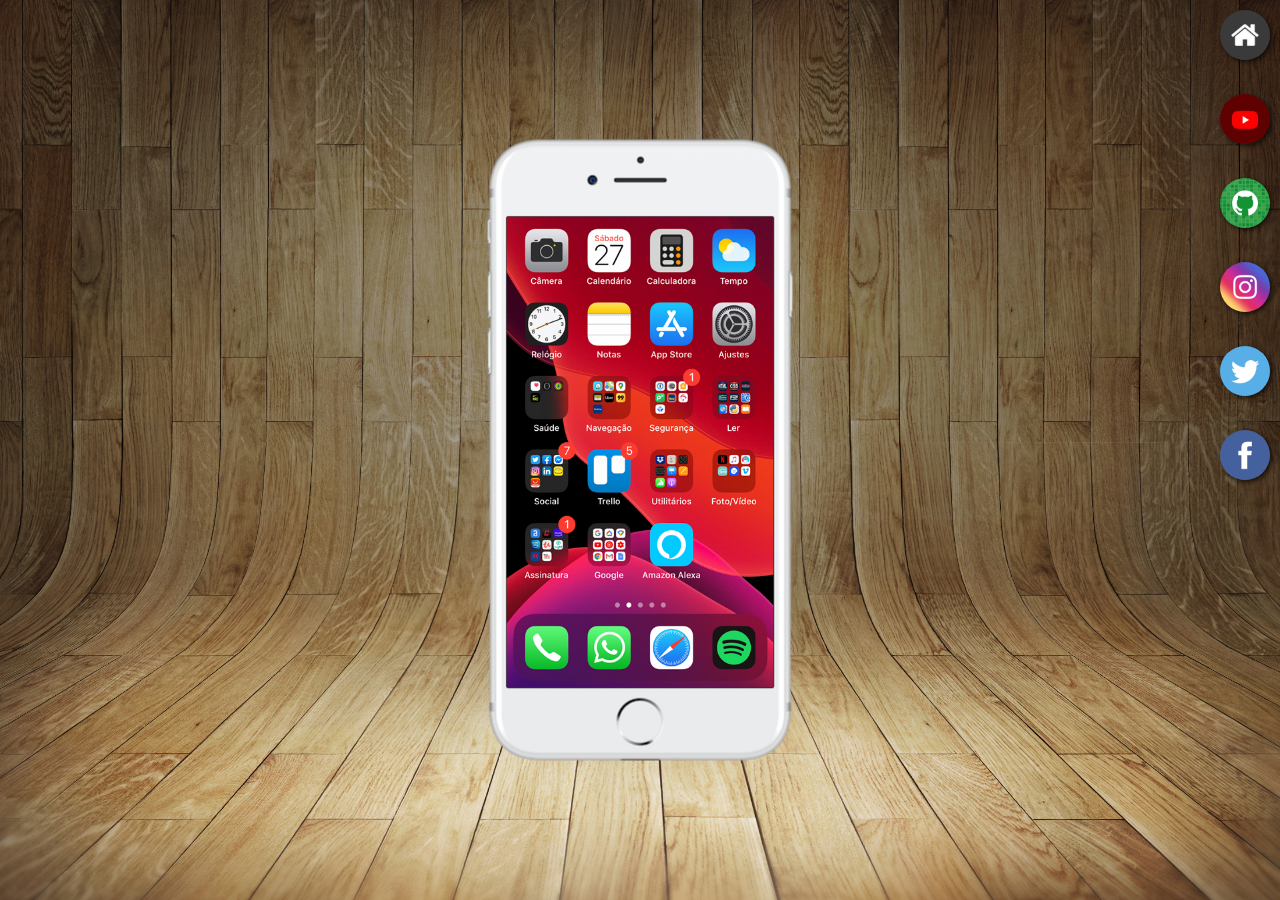
<file: index.html>
<!DOCTYPE html>
<html lang="pt-BR">
<head>
    <meta charset="UTF-8">
    <meta name="viewport" content="width=device-width, initial-scale=1.0">
    <link rel="shortcut icon" href="favicon.ico" type="image/x-icon">
    <link rel="stylesheet" href="estilos/style.css">
    <title>Projeto Redes Sociais</title>
</head>
<body>
    <main>
        <section id="telefone">
            <iframe src="home.html" frameborder="0" name="tela" id="tela"></iframe>
        </section>
        <section id="redes-sociais">
            <a href="home.html" target="tela"><img src="imagens/logo-home.jpg" alt="Home"></a><br>
            <a href="youtube.html" target="tela"><img src="imagens/logo-youtube.jpg" alt="Youtube"></a><br>
            <a href="github.html" target="tela"><img src="imagens/logo-github.jpg" alt="GitHub"></a><br>
            <a href="instagram.html" target="tela"><img src="imagens/logo-instagram.jpg" alt="Instagram"></a><br>
            <a href="twitter.html" target="tela"><img src="imagens/logo-twitter.jpg" alt="Twitter"></a><br>
            <a href="facebook.html" target="tela"><img src="imagens/logo-facebook.jpg" alt="Facebook"></a>
        </section>
    </main>
</body>
</html>
</file>
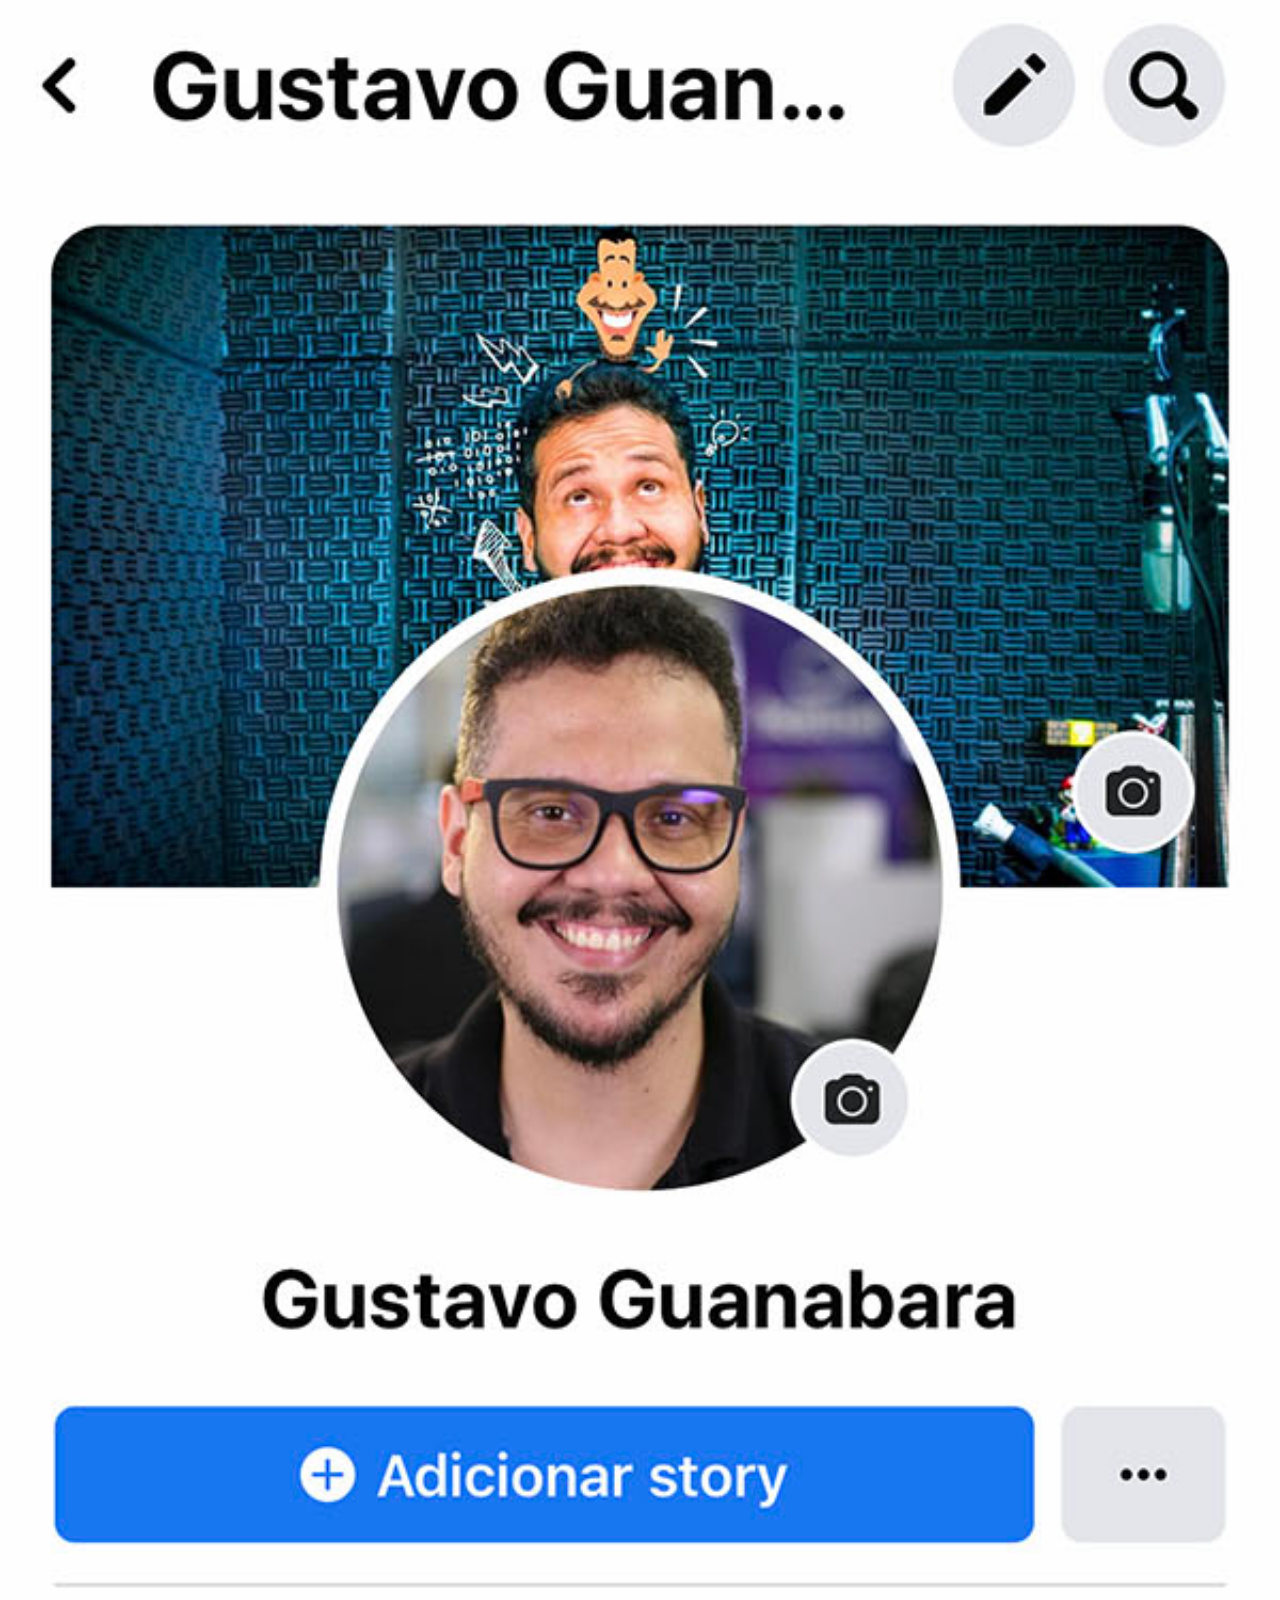
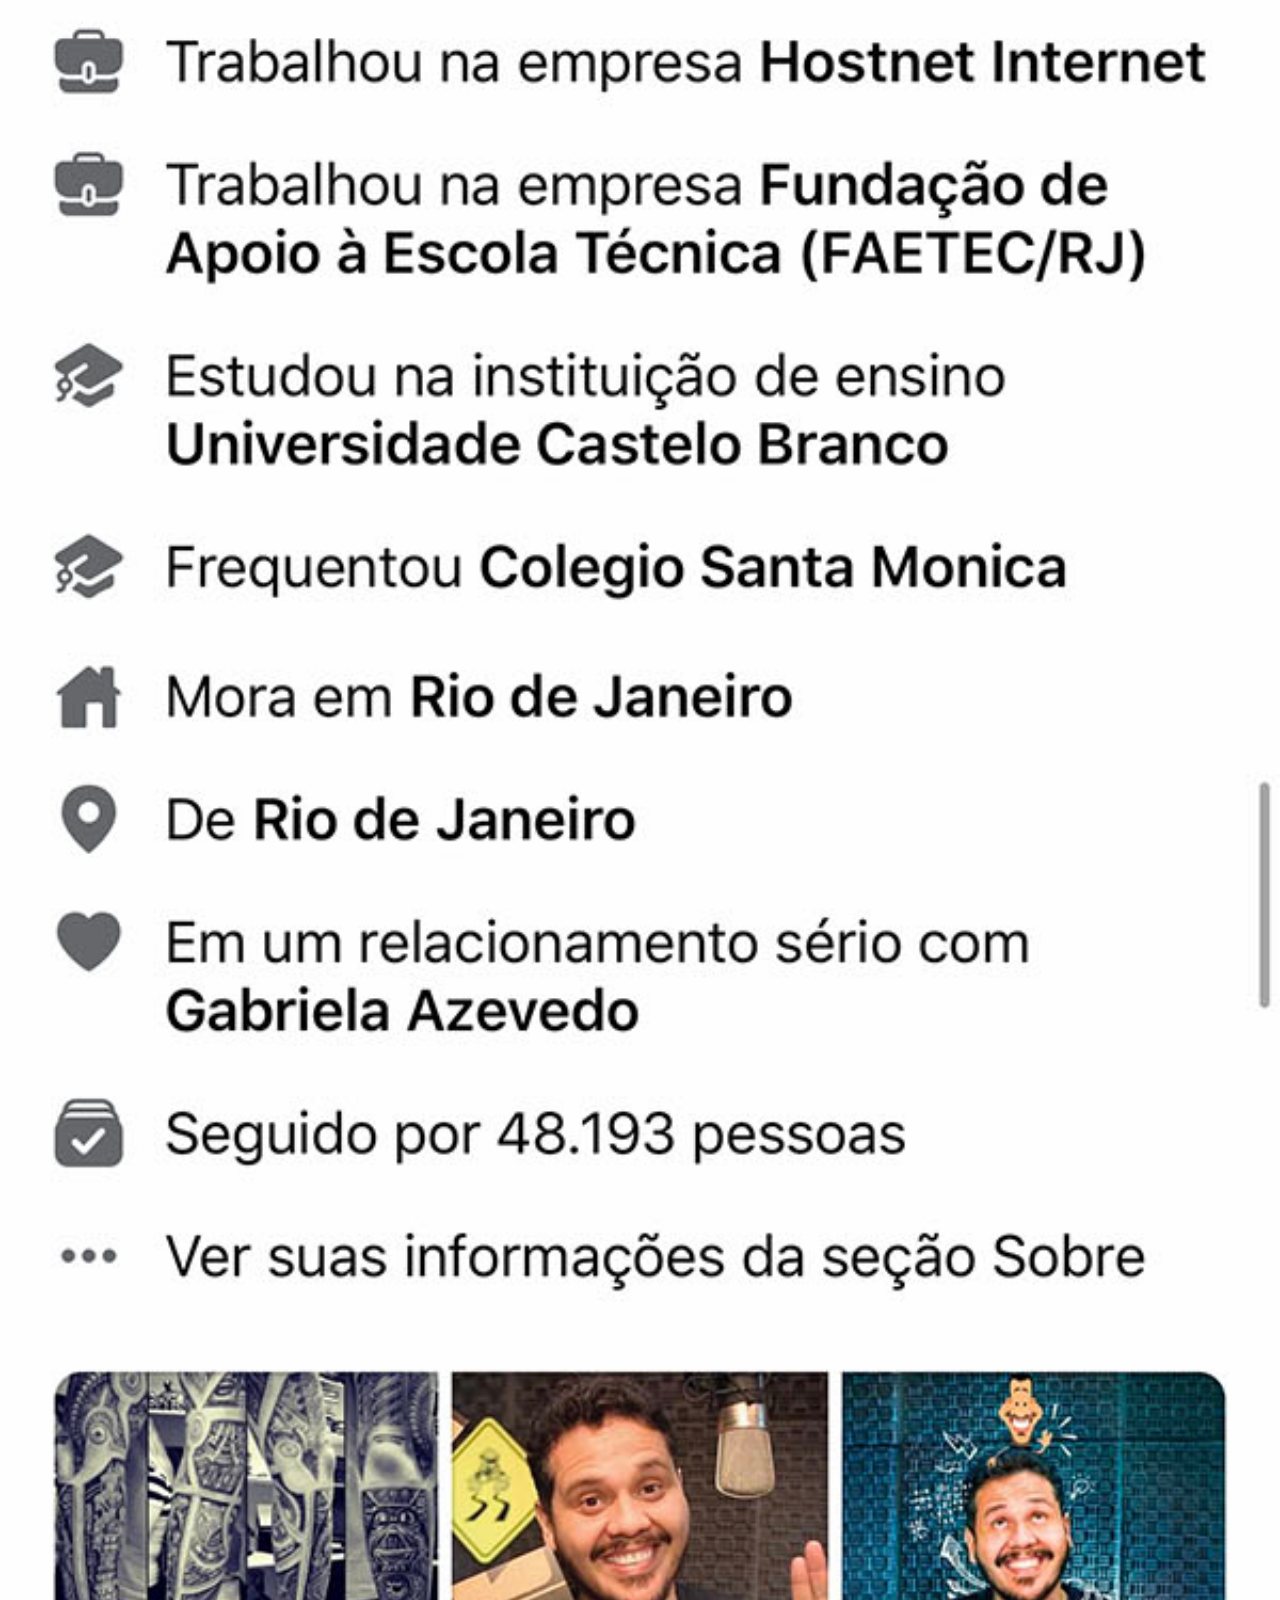
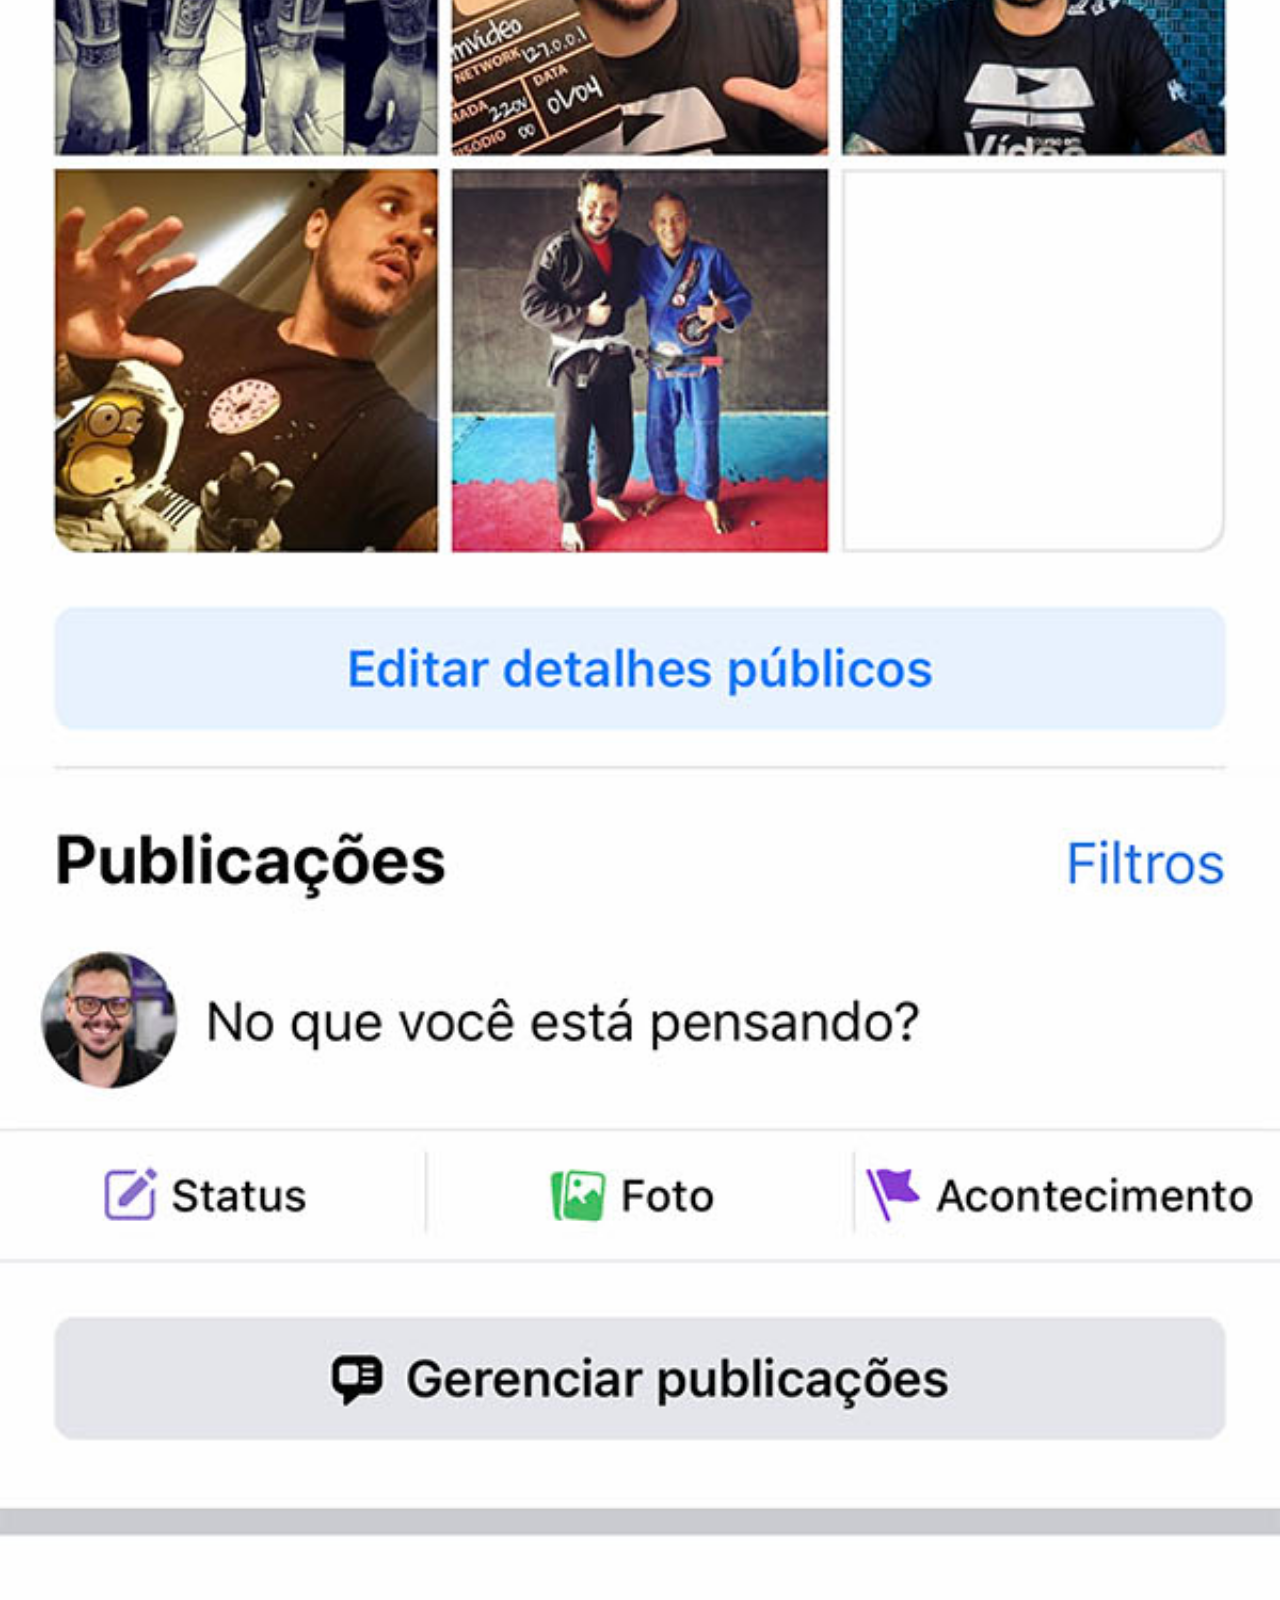
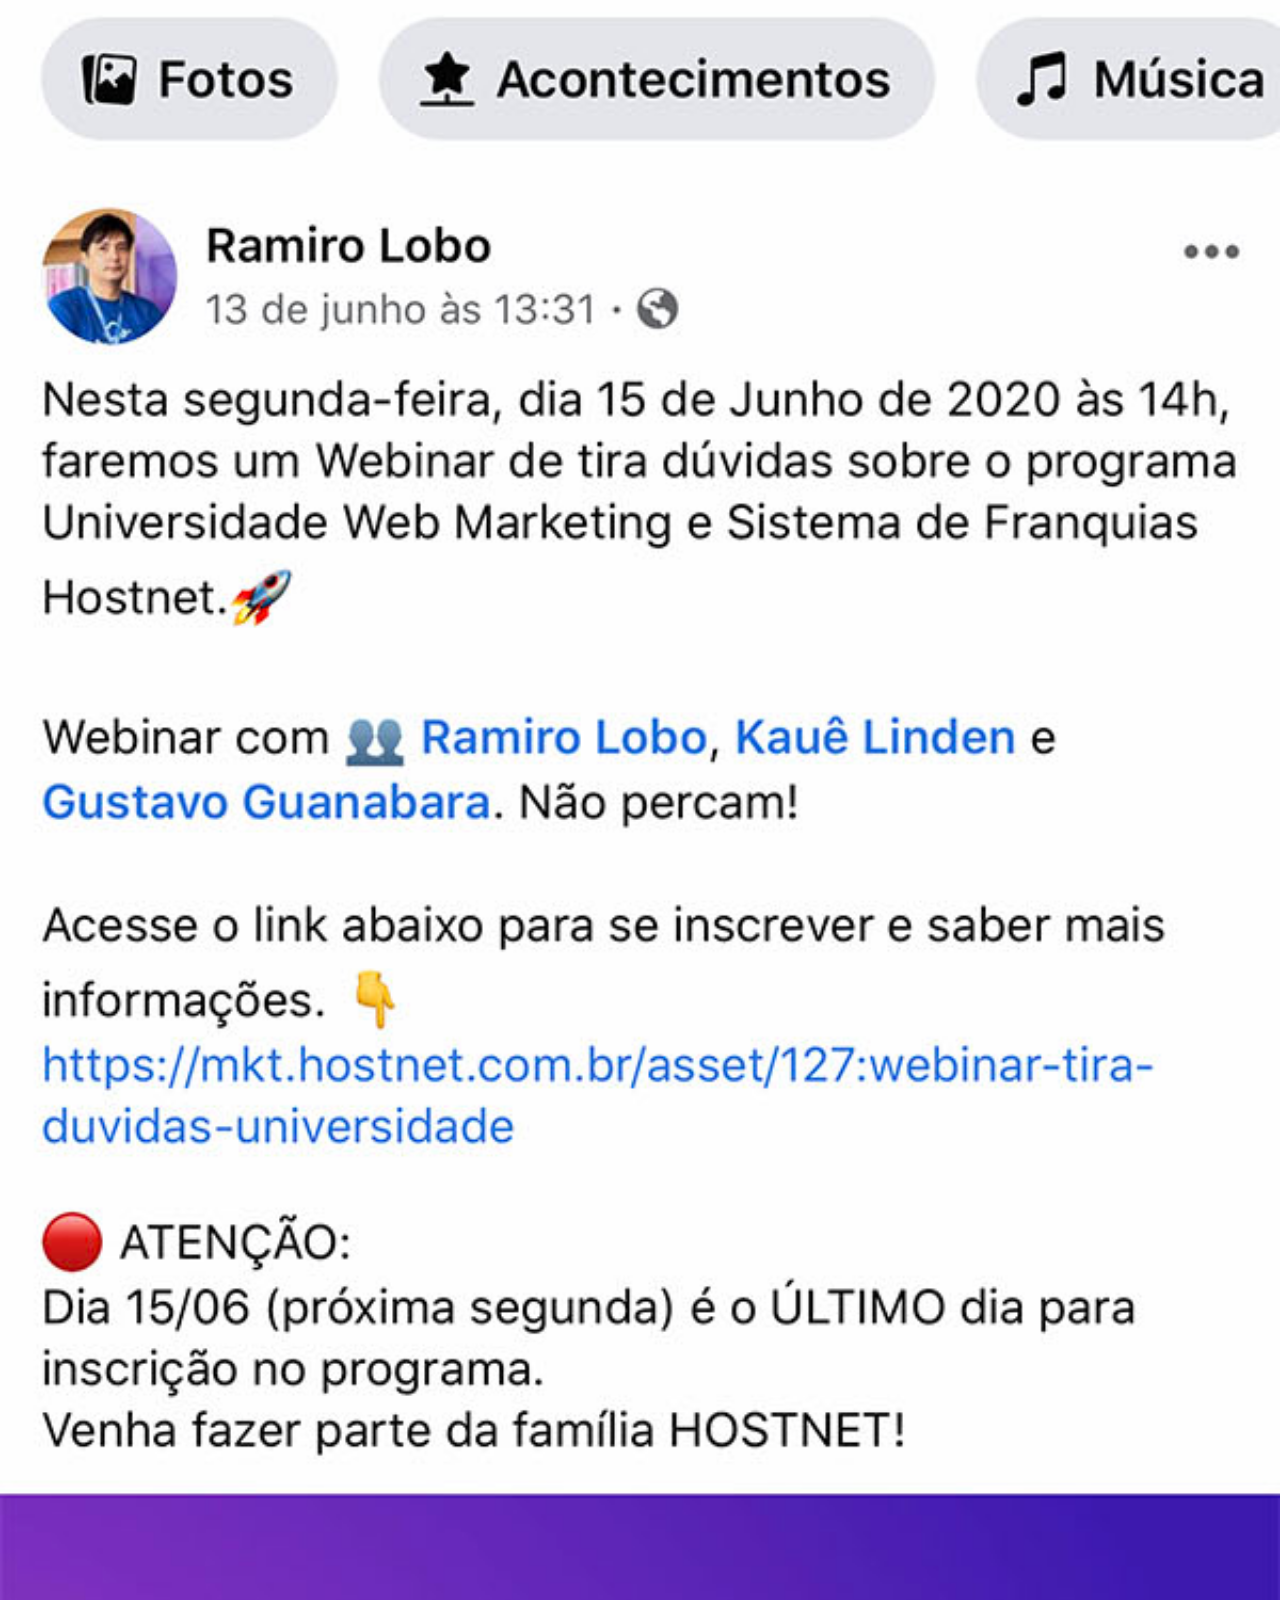
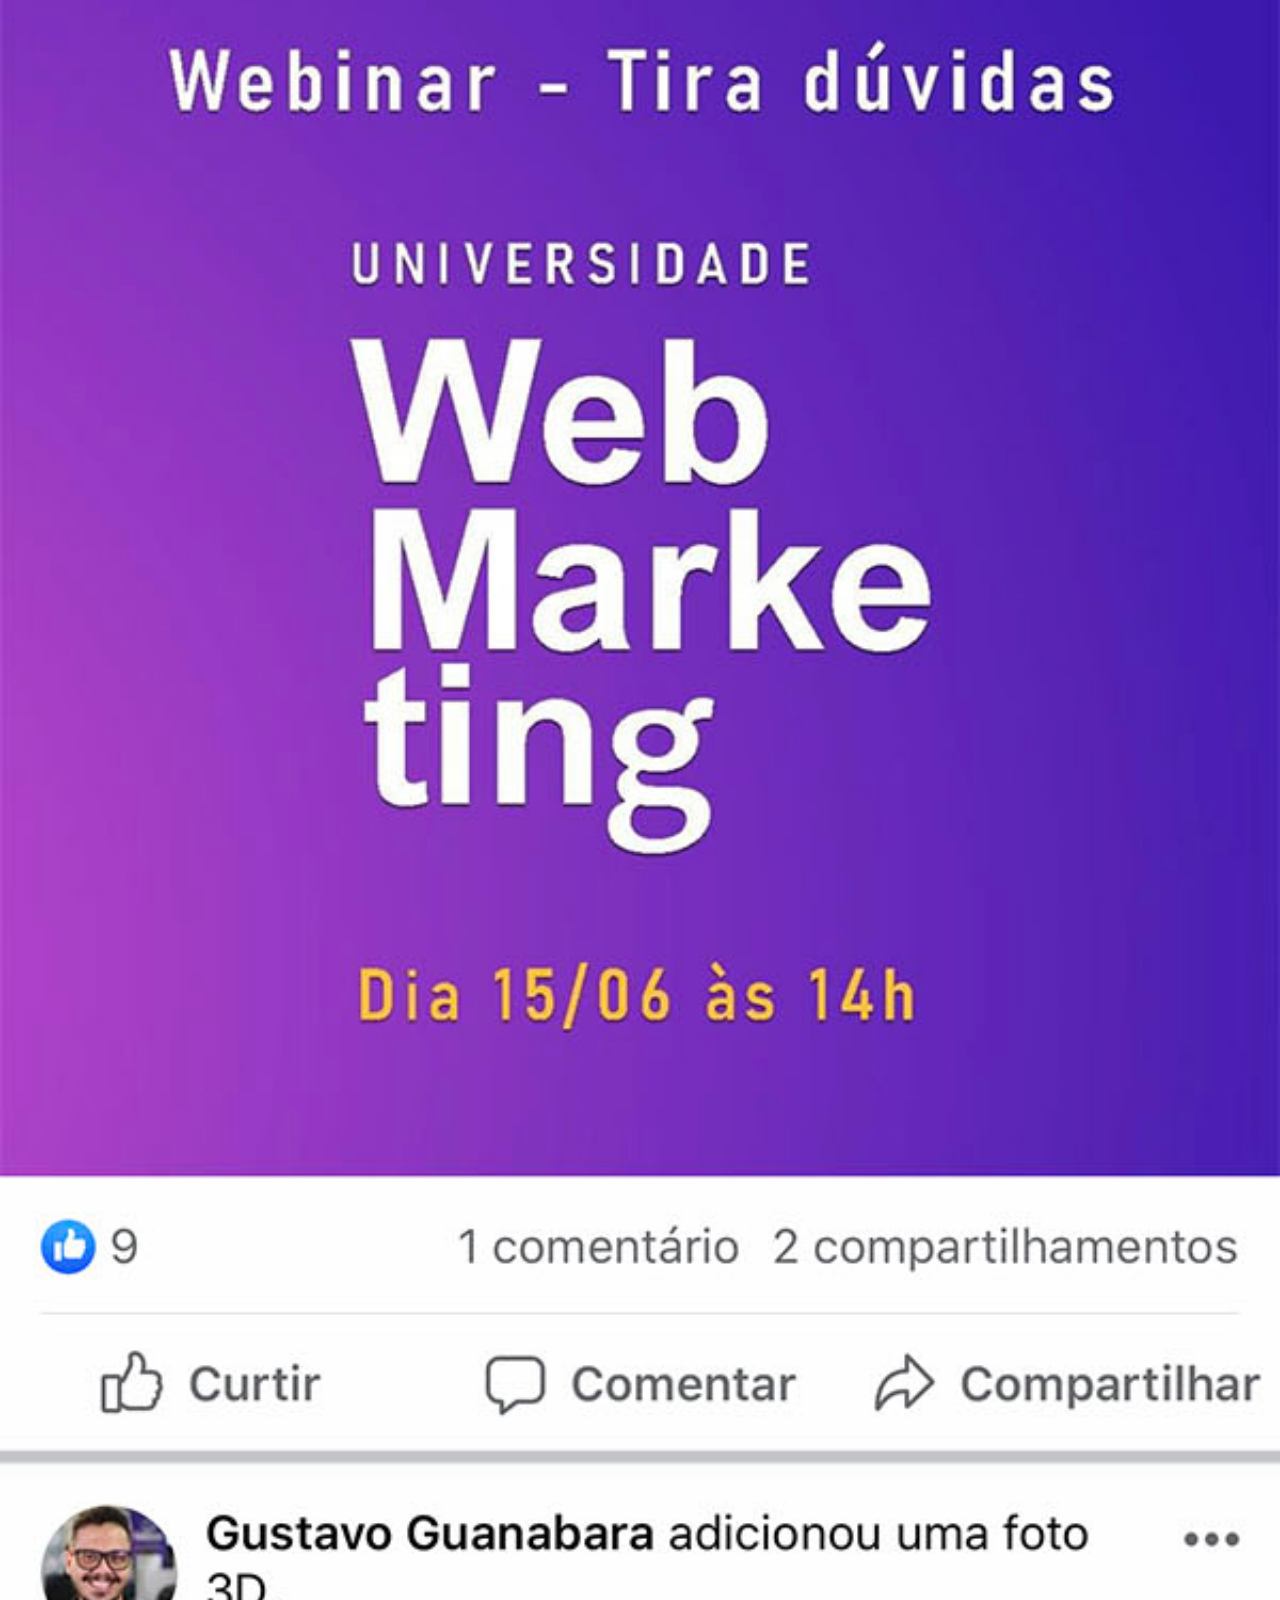
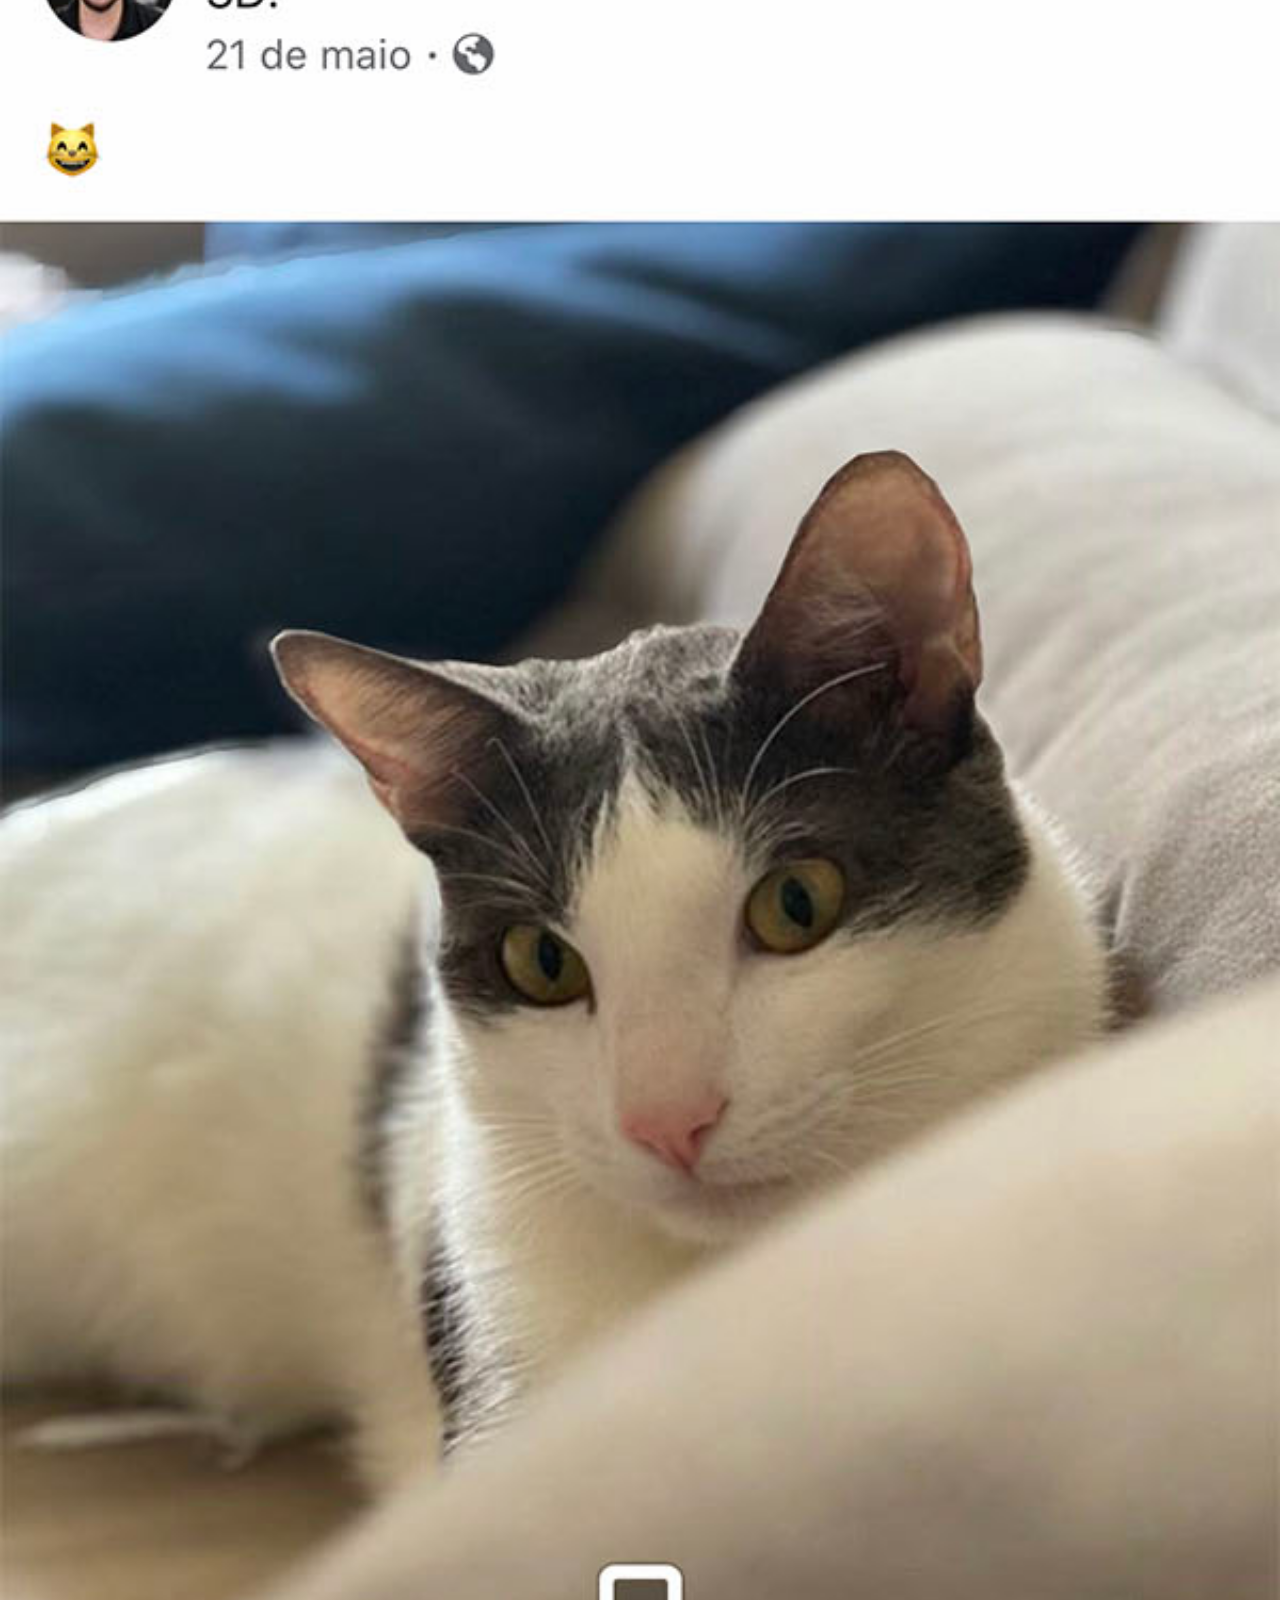
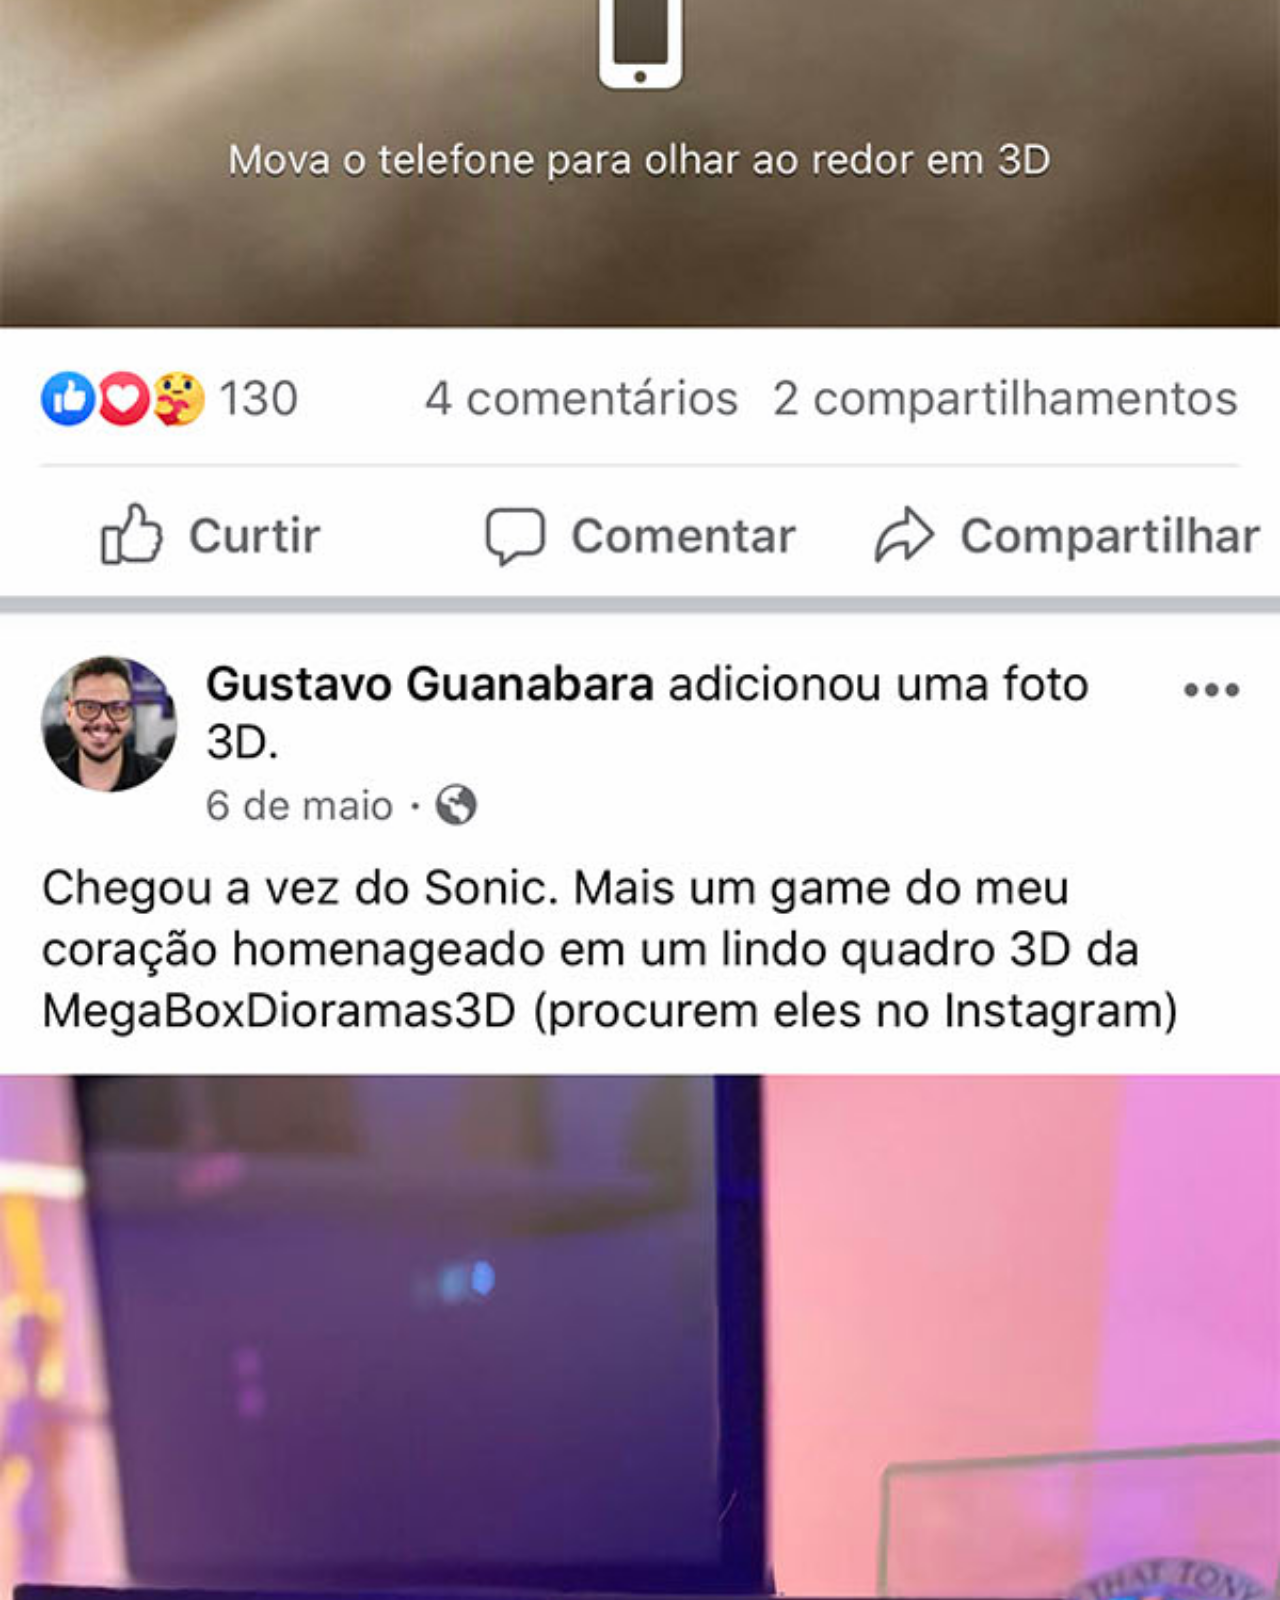
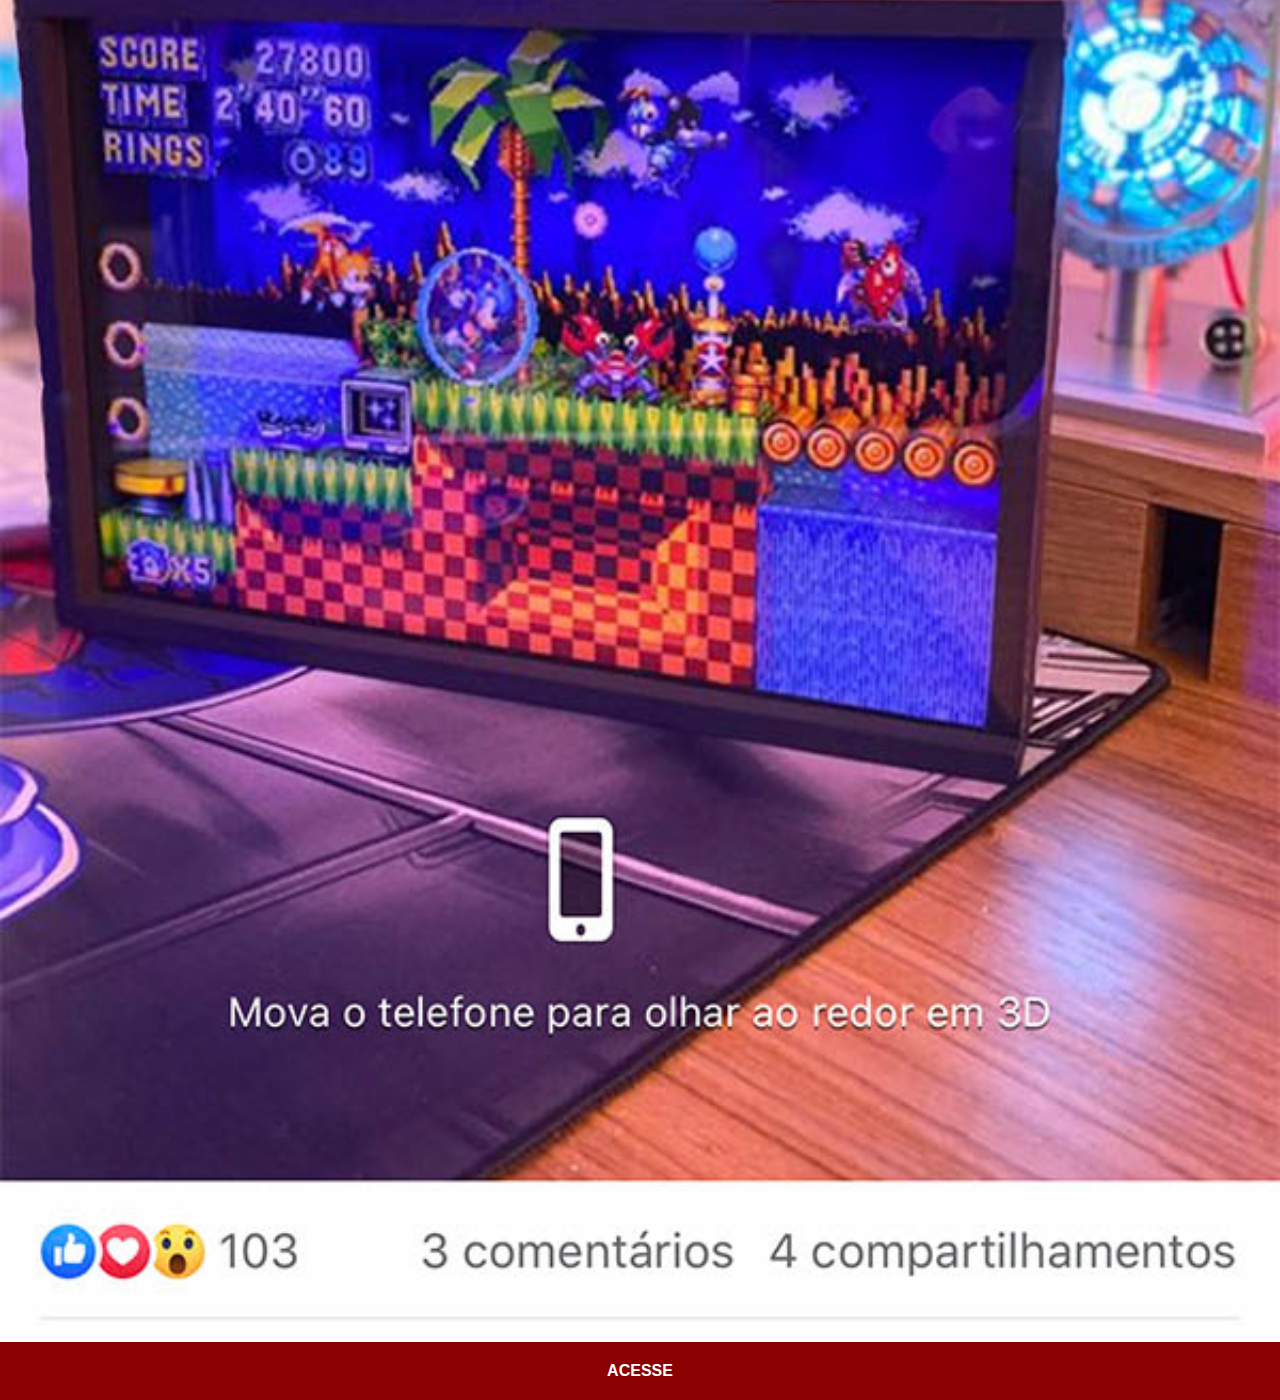
<file: facebook.html>
<!DOCTYPE html>
<html lang="pt-BR">
<head>
    <meta charset="UTF-8">
    <meta name="viewport" content="width=device-width, initial-scale=1.0">
    <title>Facebook</title>
    <link rel="stylesheet" href="estilos/social.css">
</head>
<body>
    <img src="imagens/tela-facebook.jpg" alt="Facebook">
    <a href="https://www.facebook.com/" target="_blank">ACESSE</a>
</body>
</html>
</file>
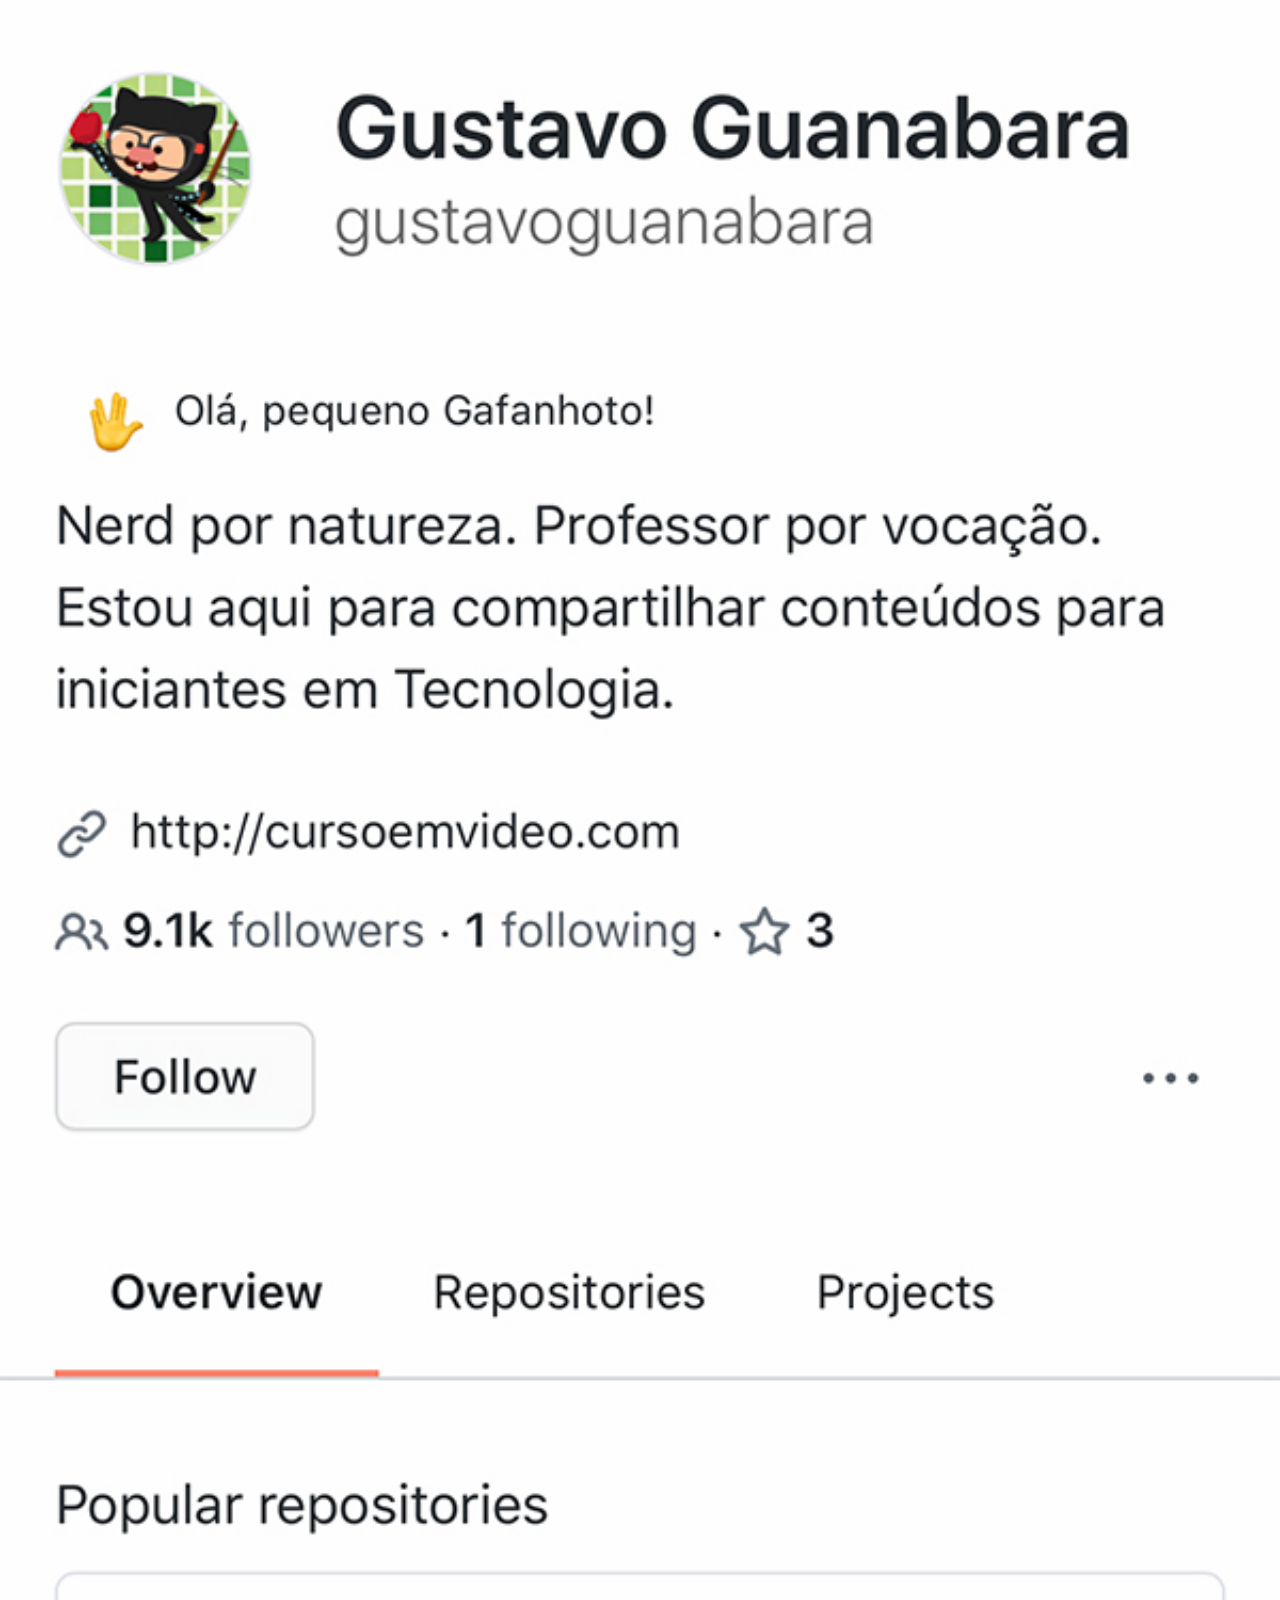
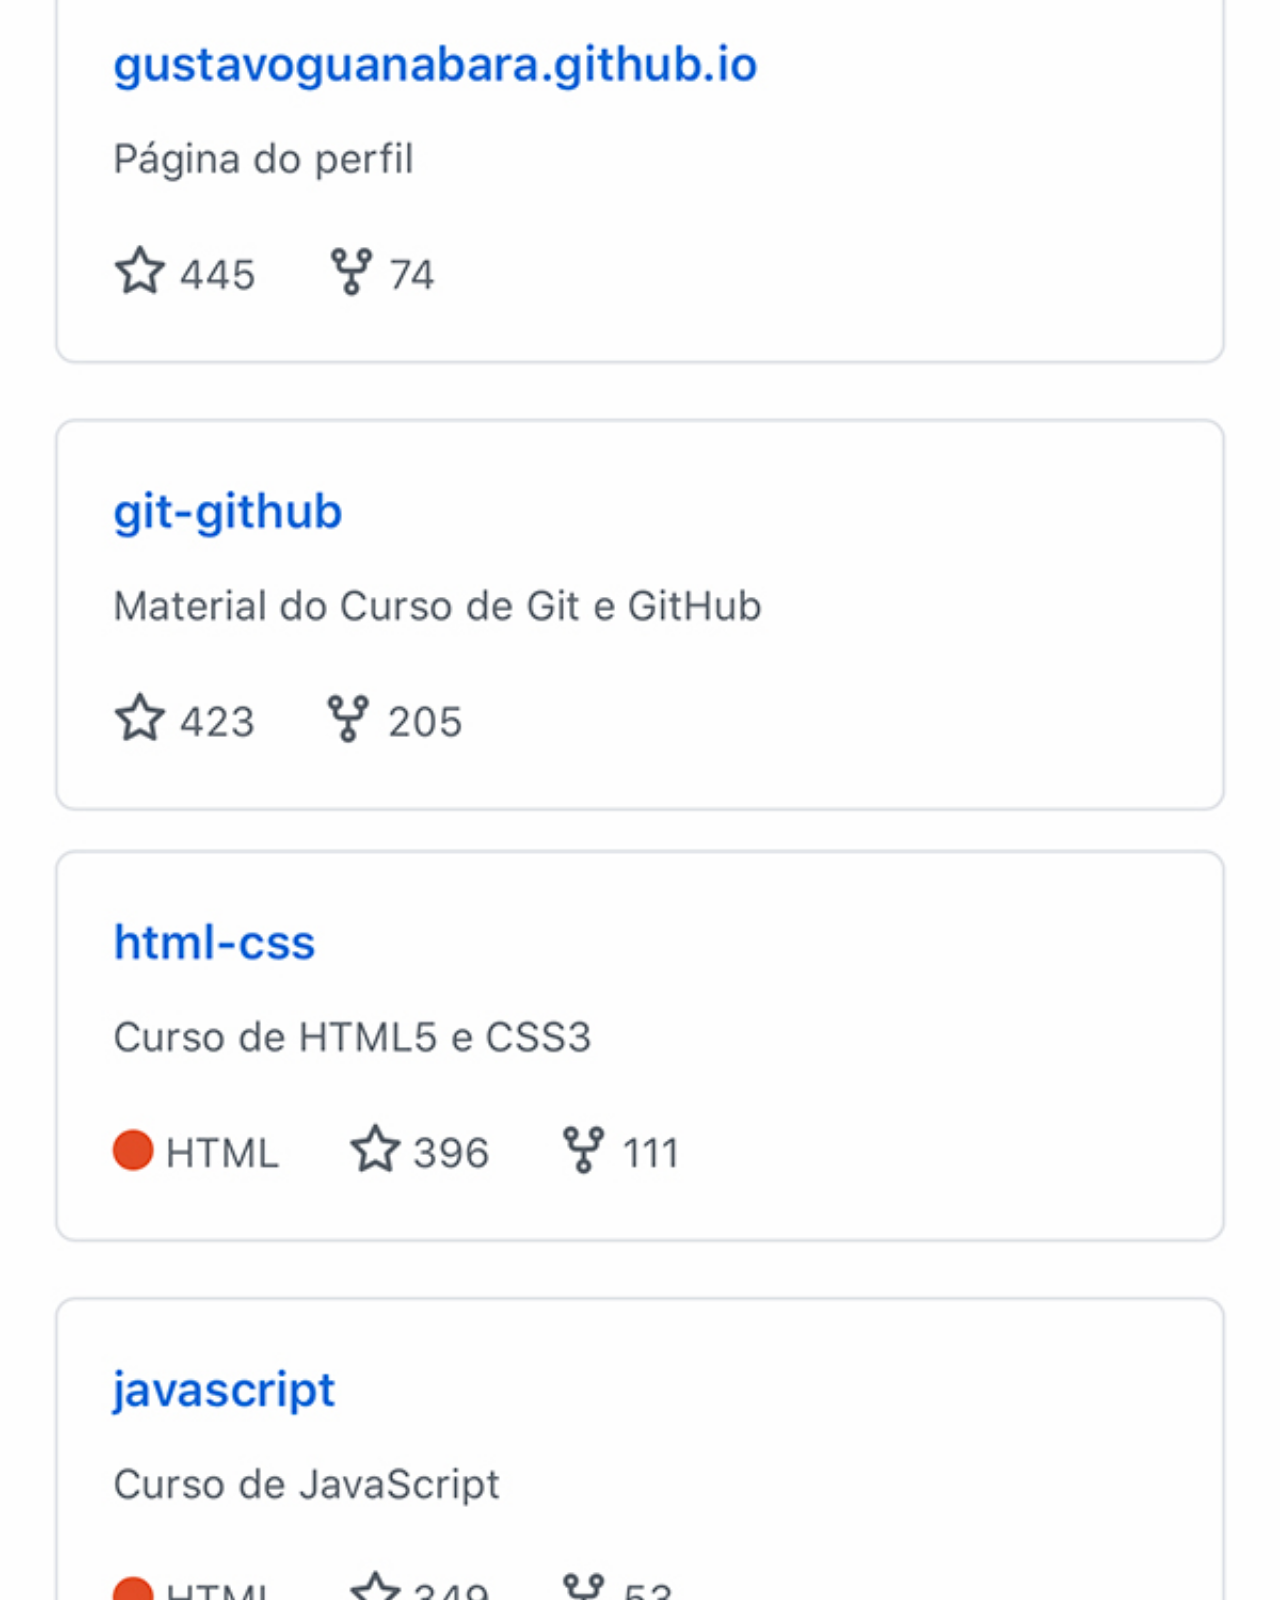
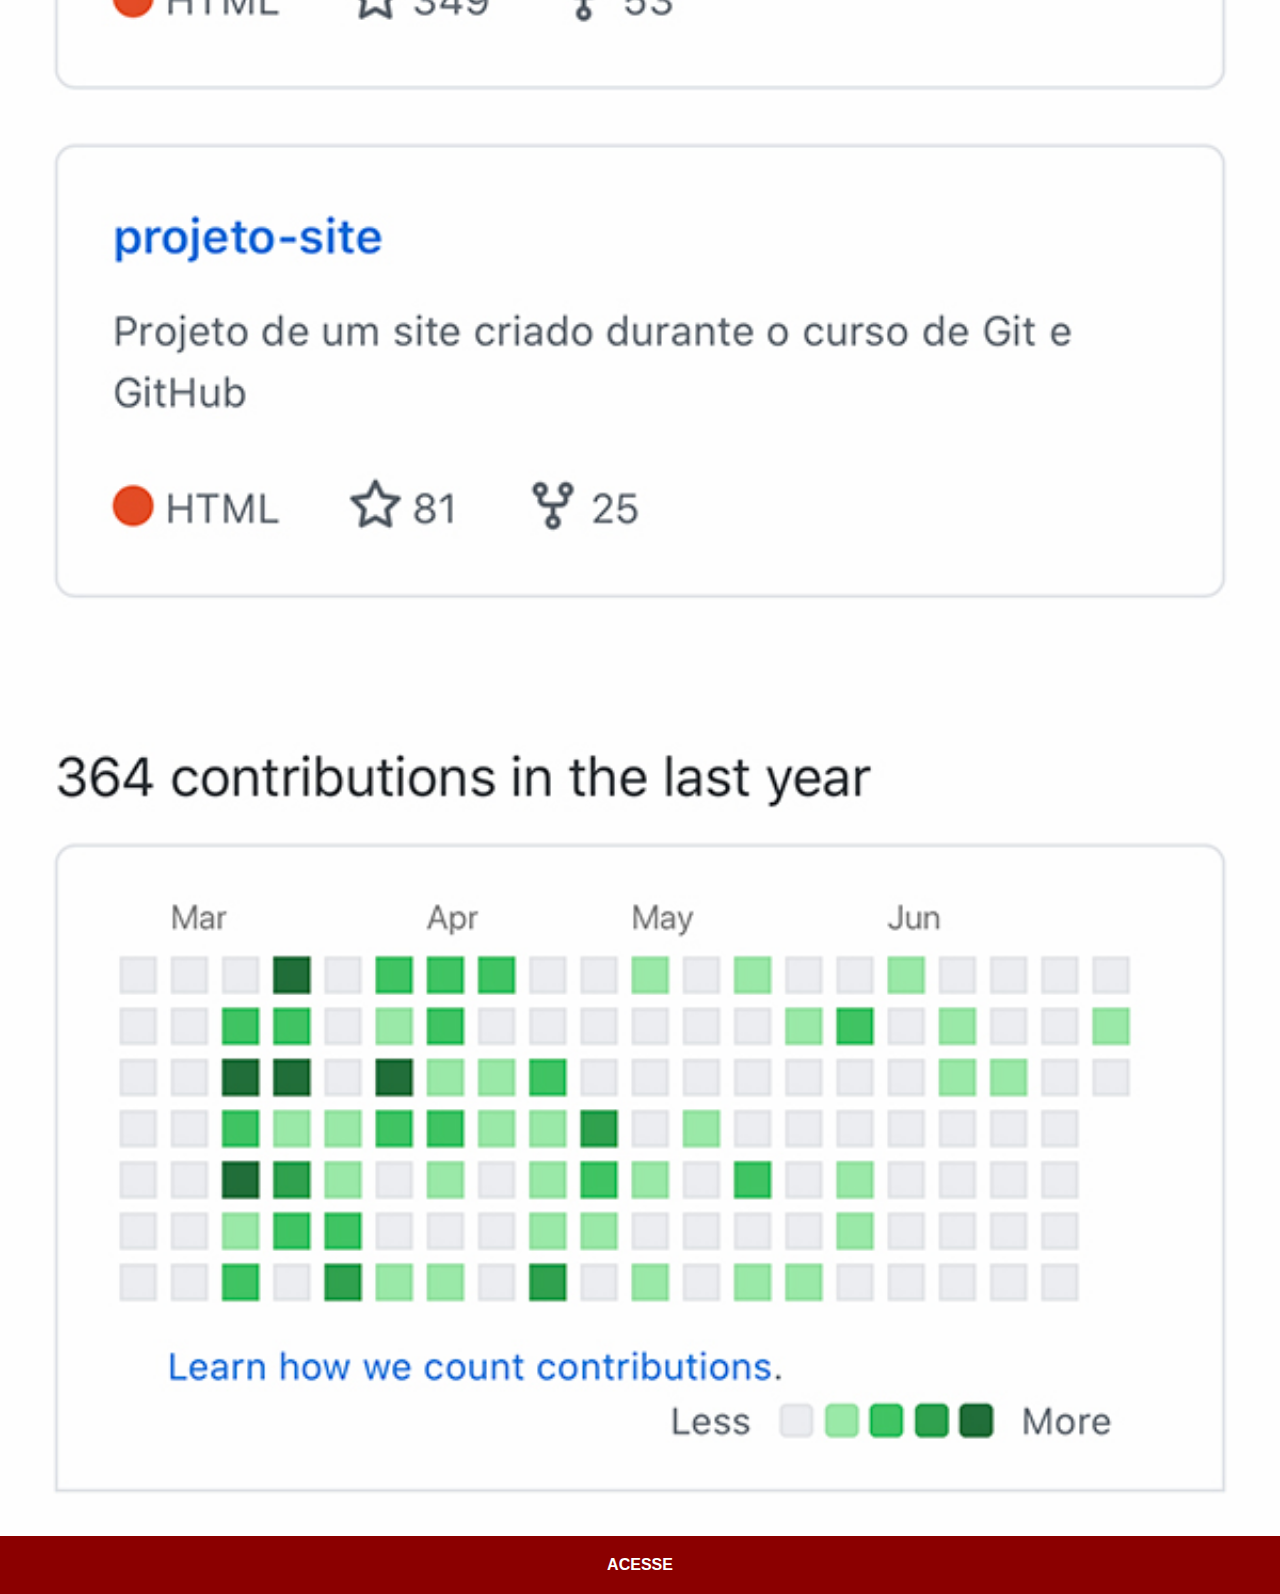
<file: github.html>
<!DOCTYPE html>
<html lang="pt-BR">
<head>
    <meta charset="UTF-8">
    <meta name="viewport" content="width=device-width, initial-scale=1.0">
    <title>GitHub</title>
    <link rel="stylesheet" href="estilos/social.css">
</head>
<body>
    <img src="imagens/tela-github.jpg" alt="GitHub">
    <a href="https://www.github.com" target="_blank">ACESSE</a>
</body>
</html>
</file>
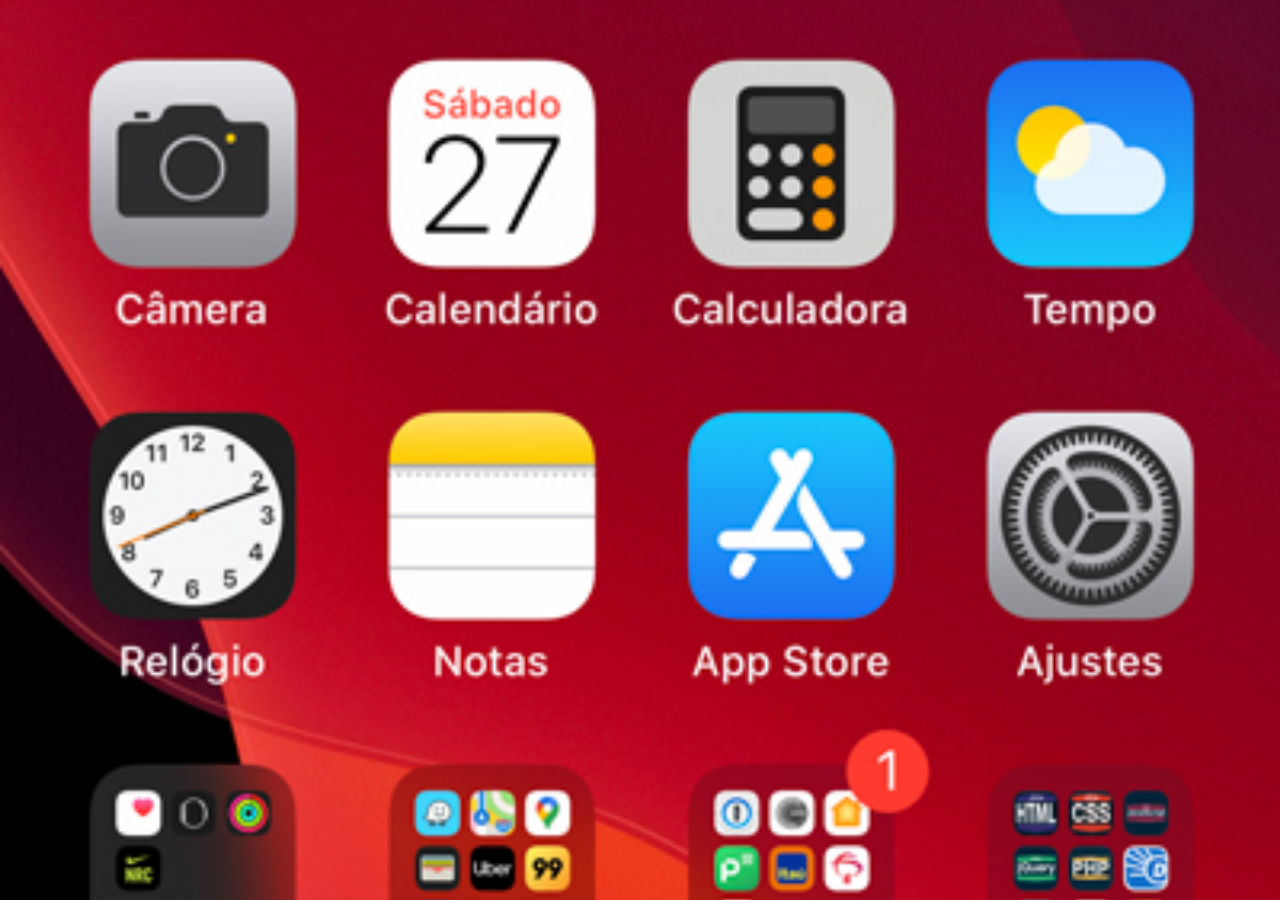
<file: home.html>
<!DOCTYPE html>
<html lang="pt-BR">
<head>
    <meta charset="UTF-8">
    <meta name="viewport" content="width=device-width, initial-scale=1.0">
    <title>Home</title>
    <style>
        * {
            margin: 0px;
            padding: 0px;

        }

        body {
            width: 100vw;
            height: 100vh;
            background: black url('imagens/tela-home.jpg') no-repeat top center;
            background-size: cover;
        }
    </style>
</head>
<body>
    
</body>
</html>
</file>
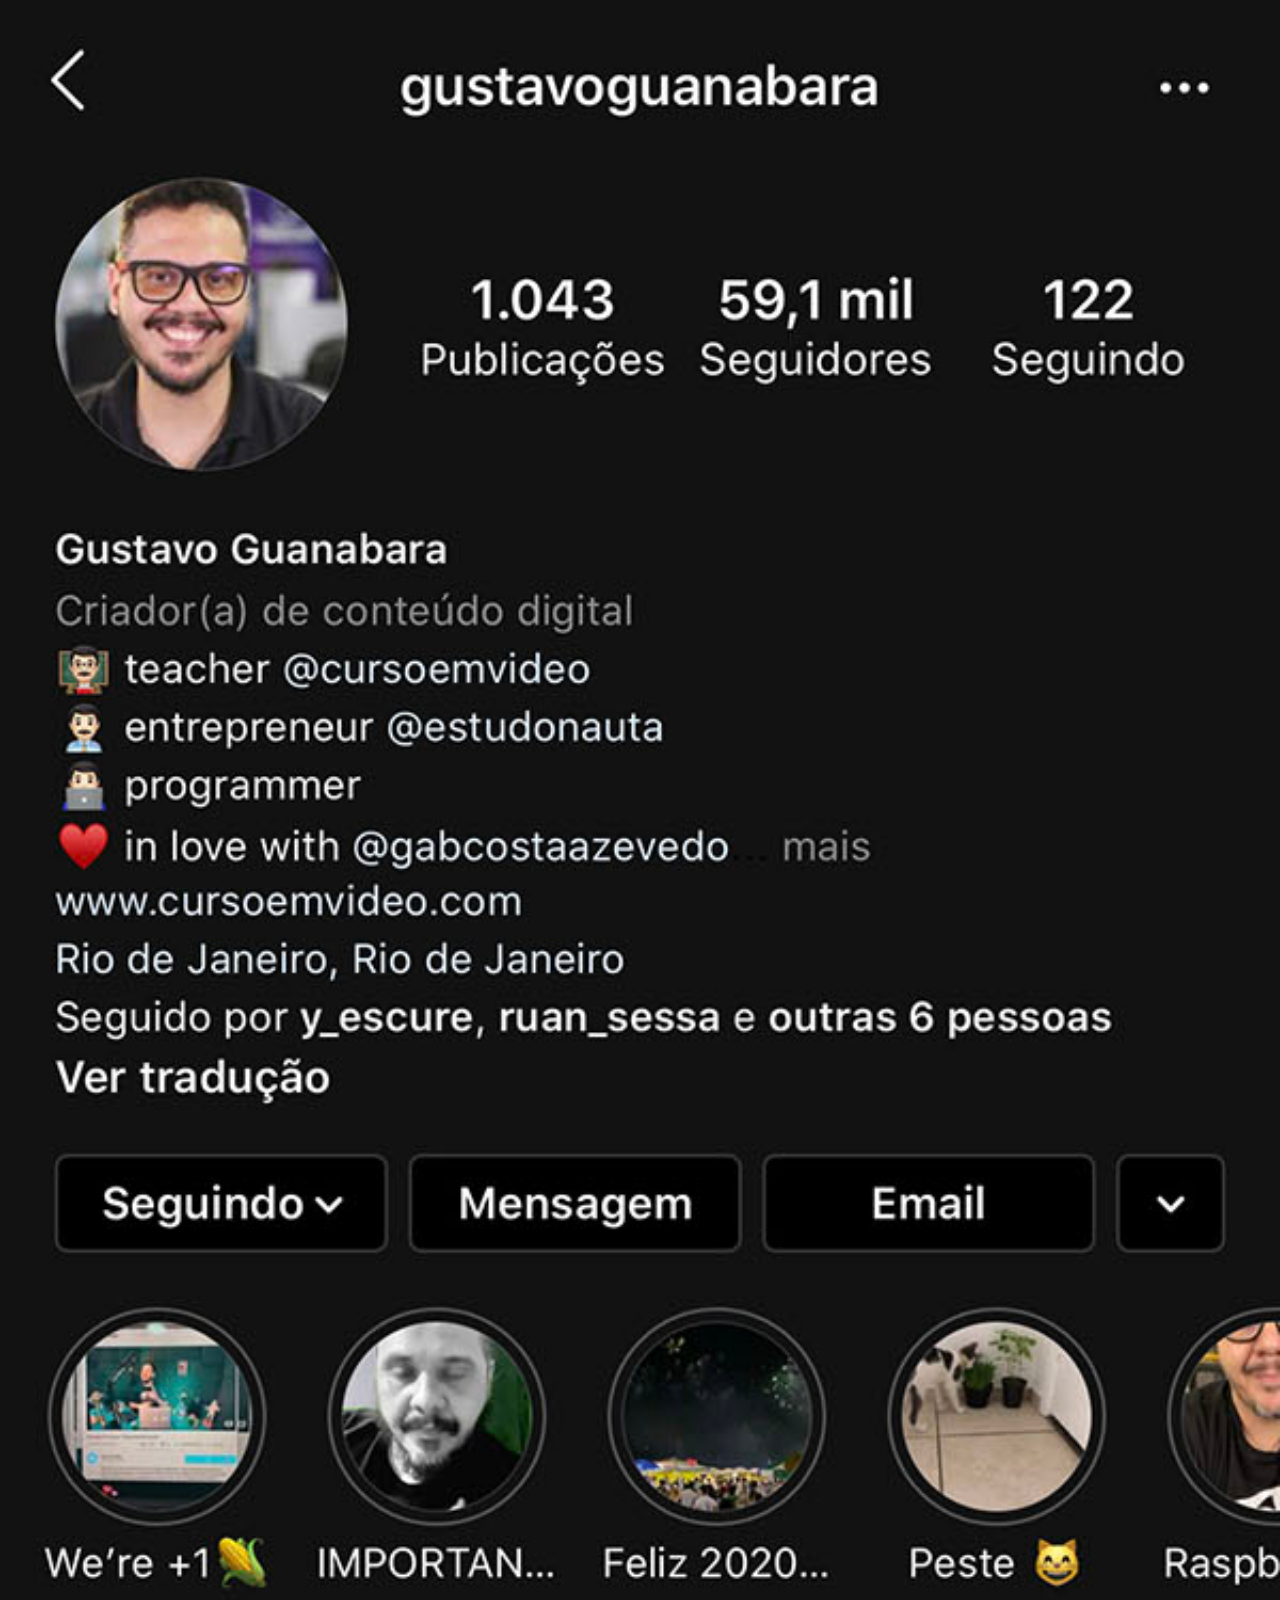
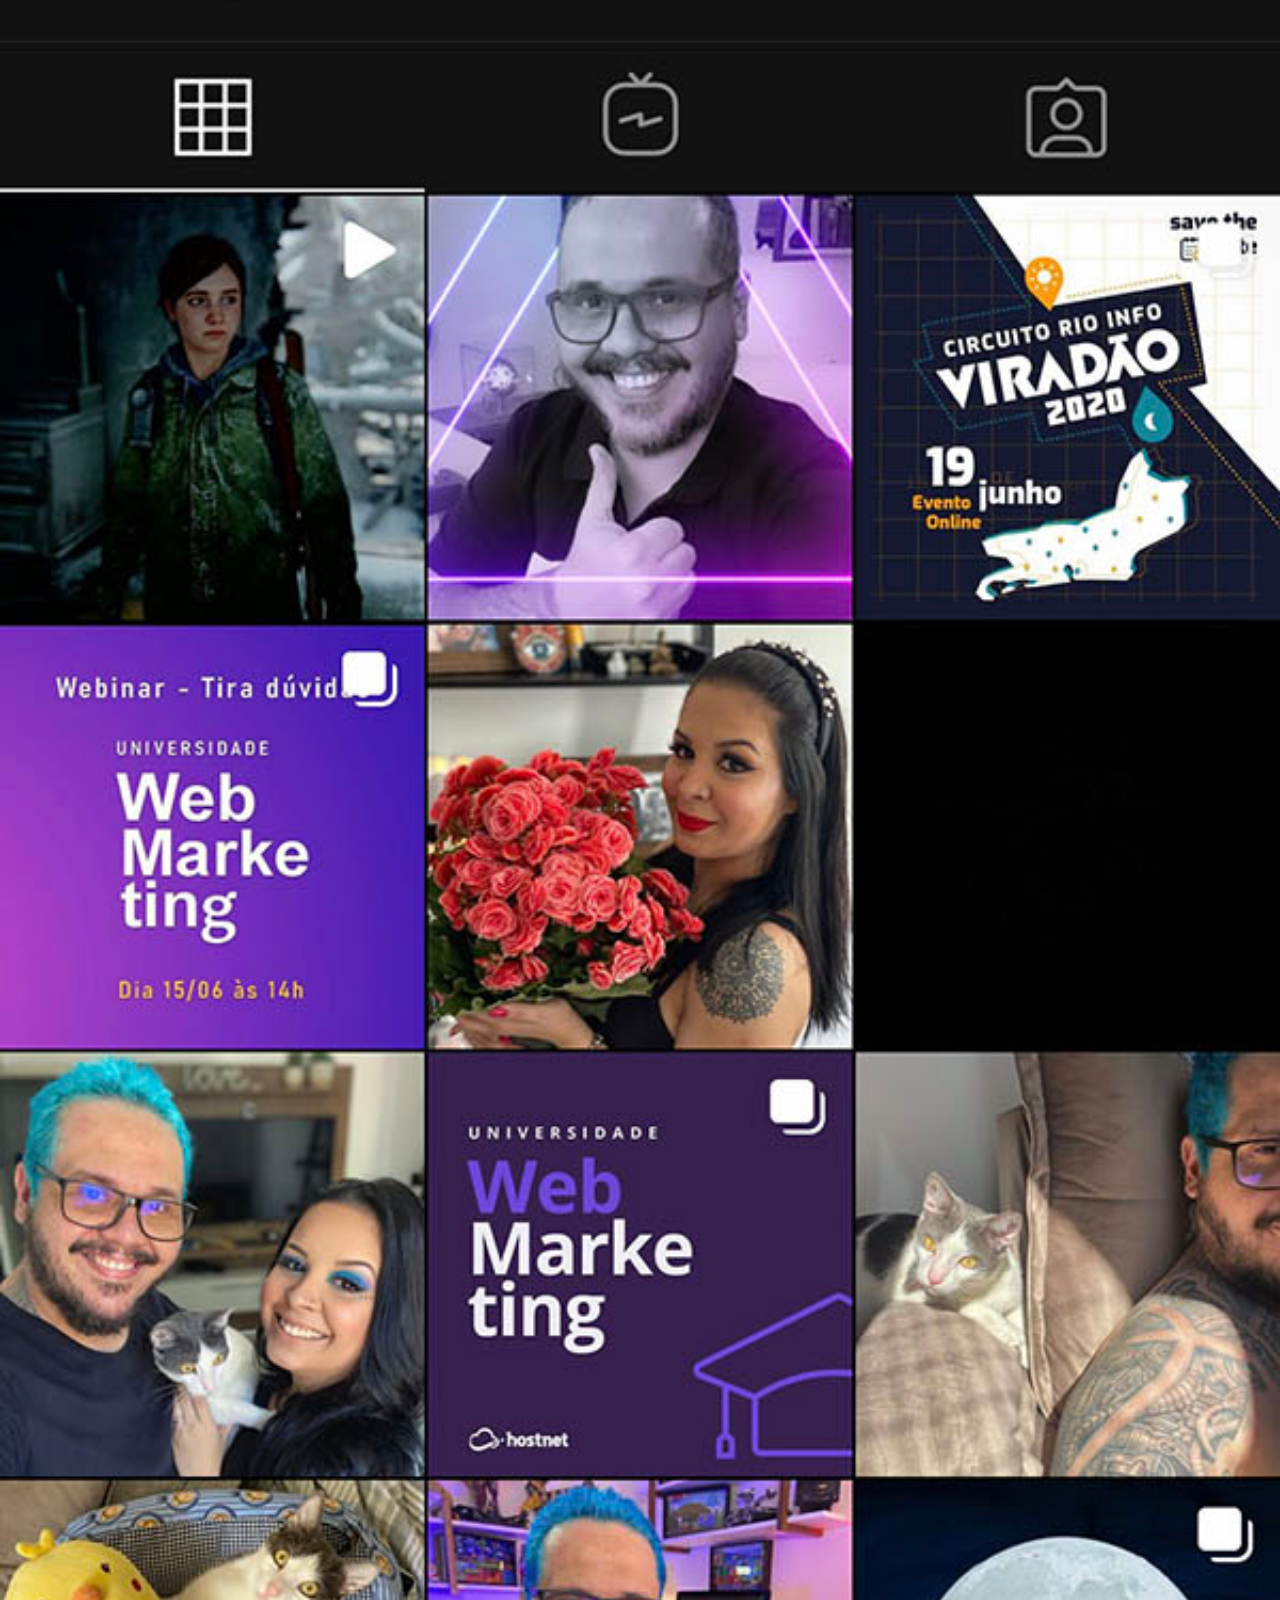
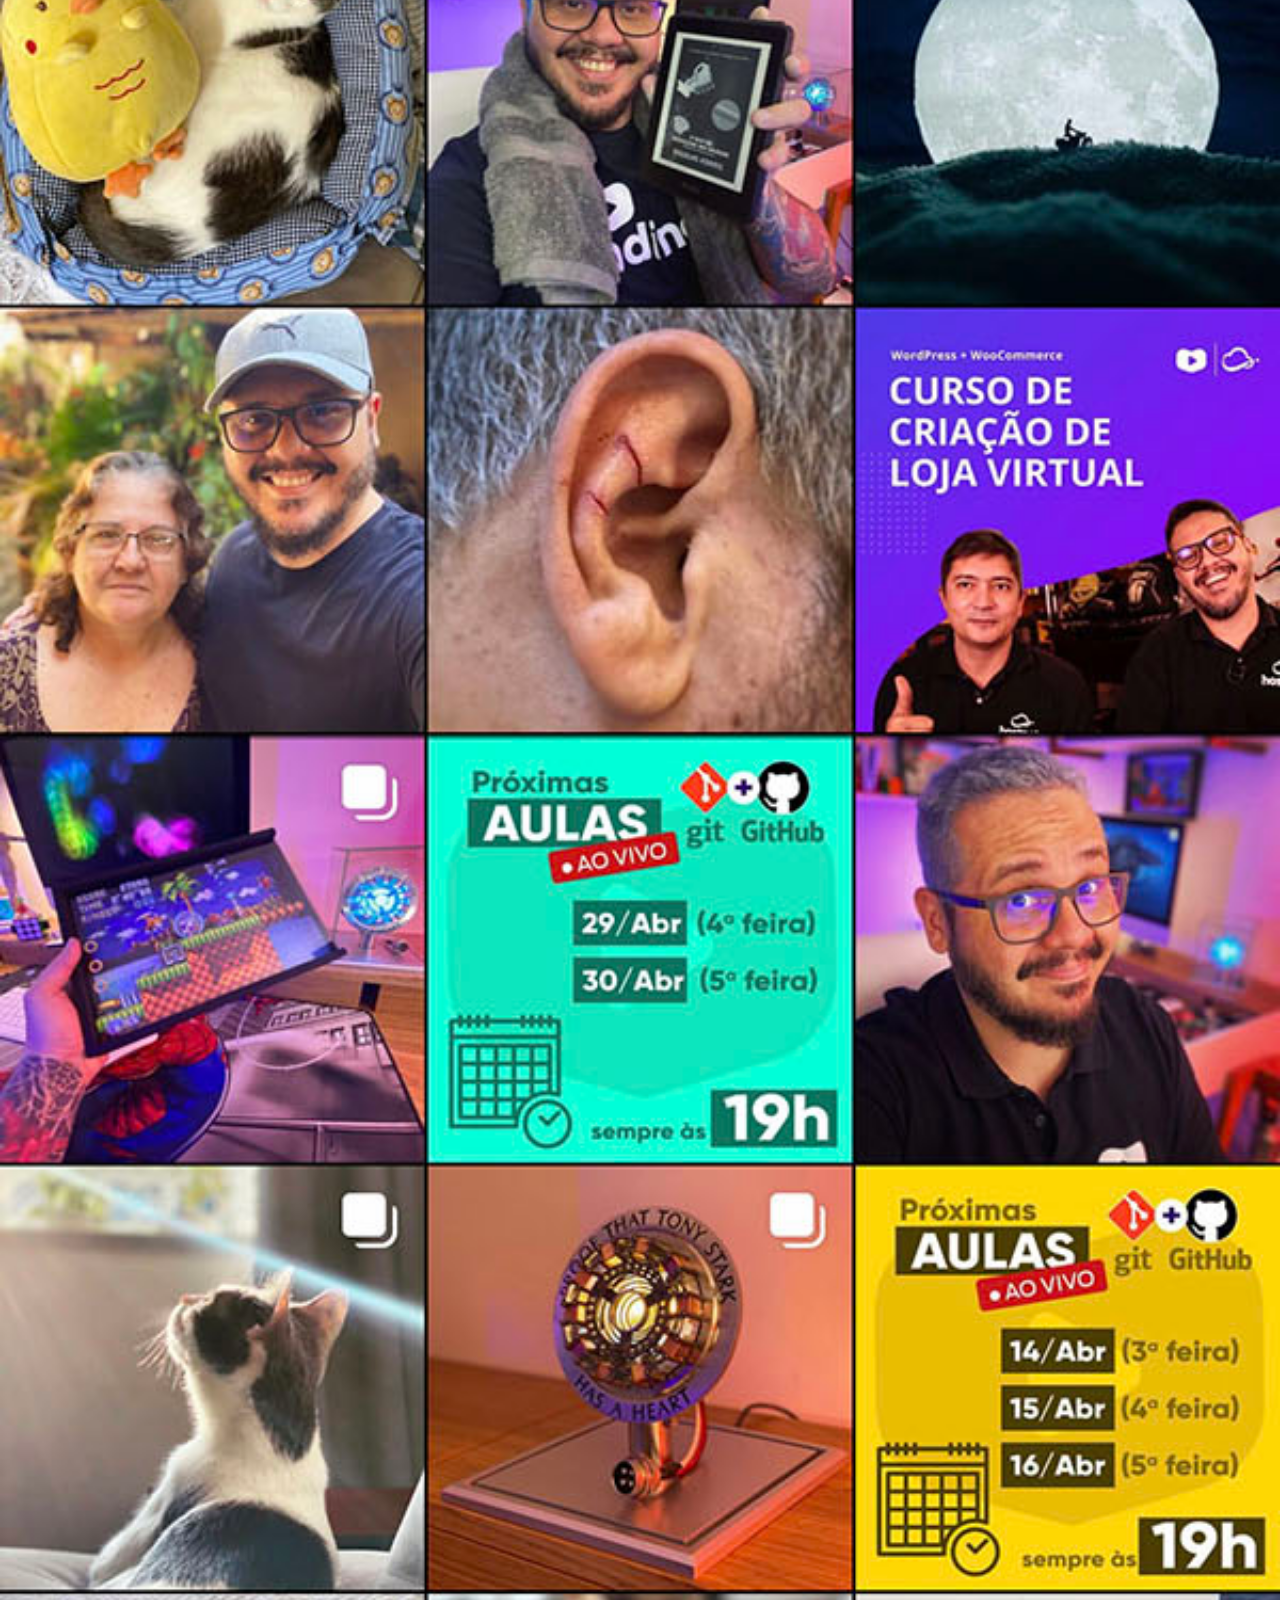
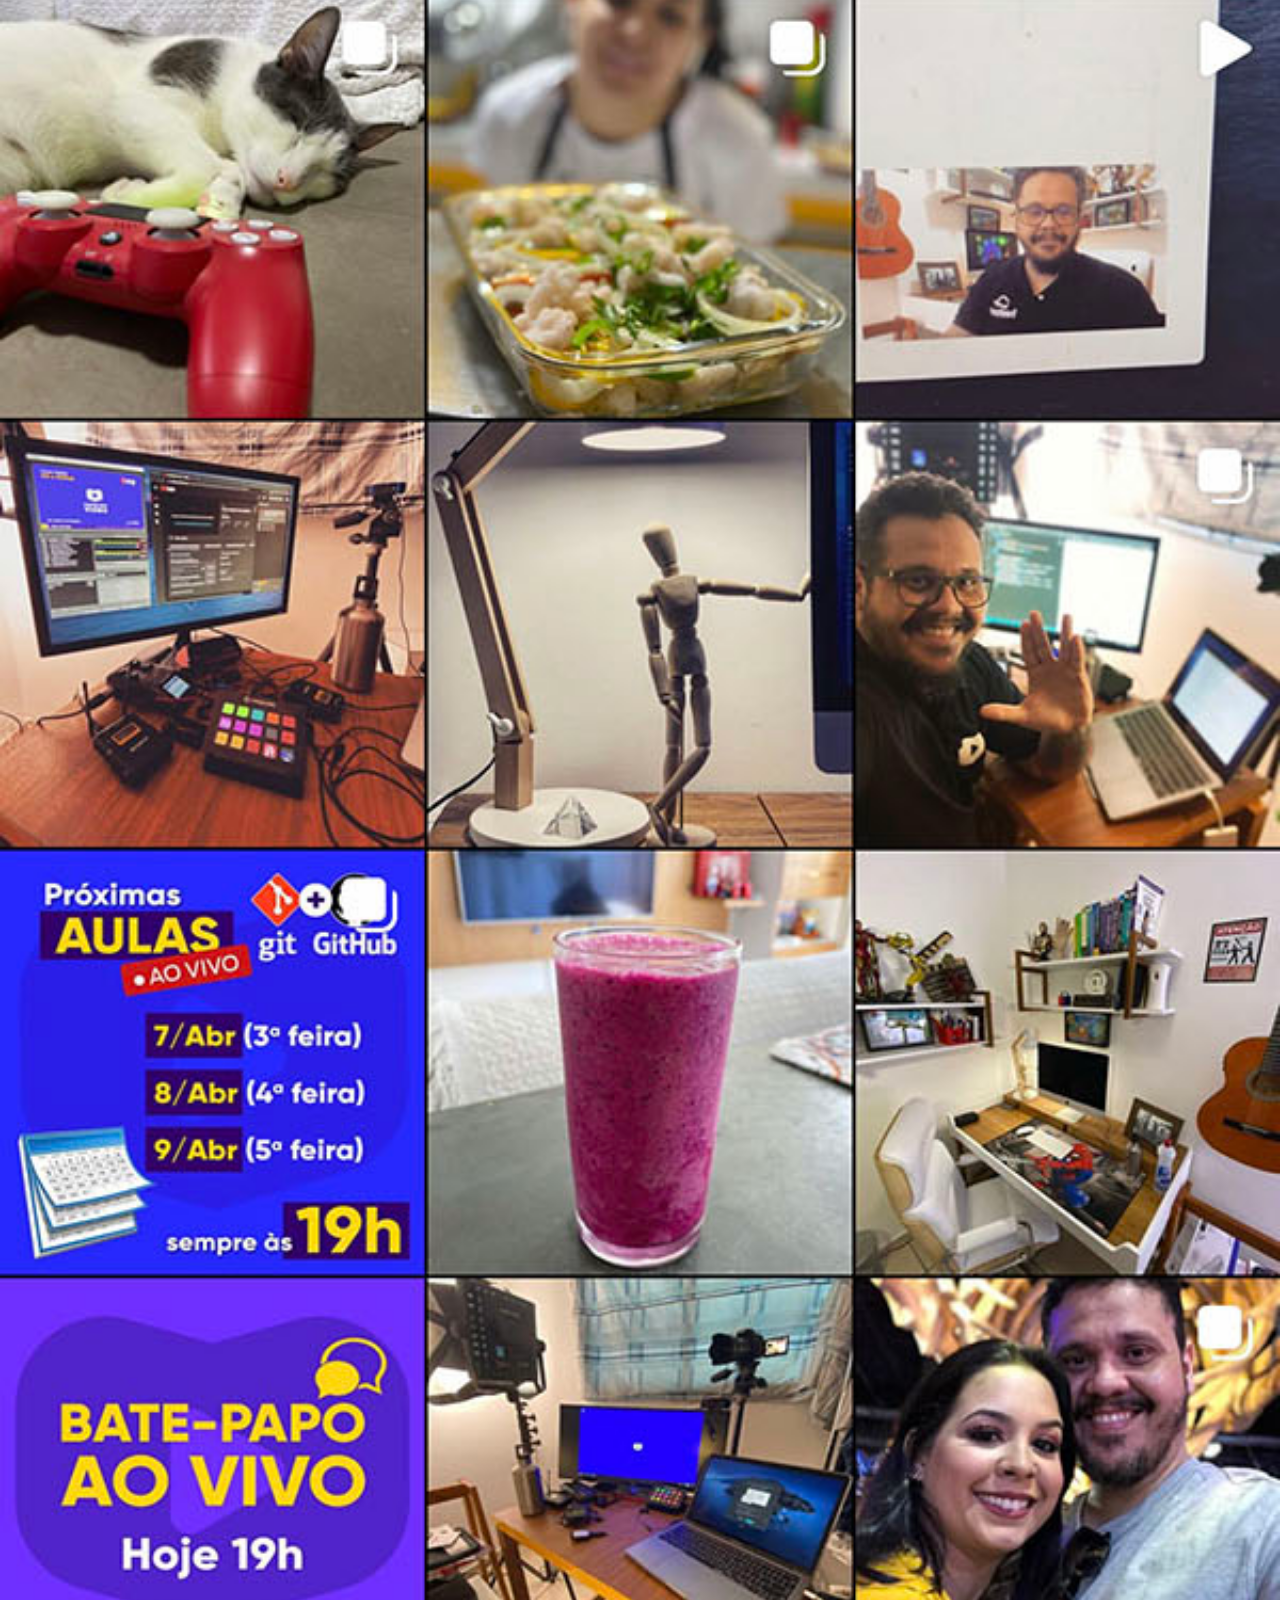
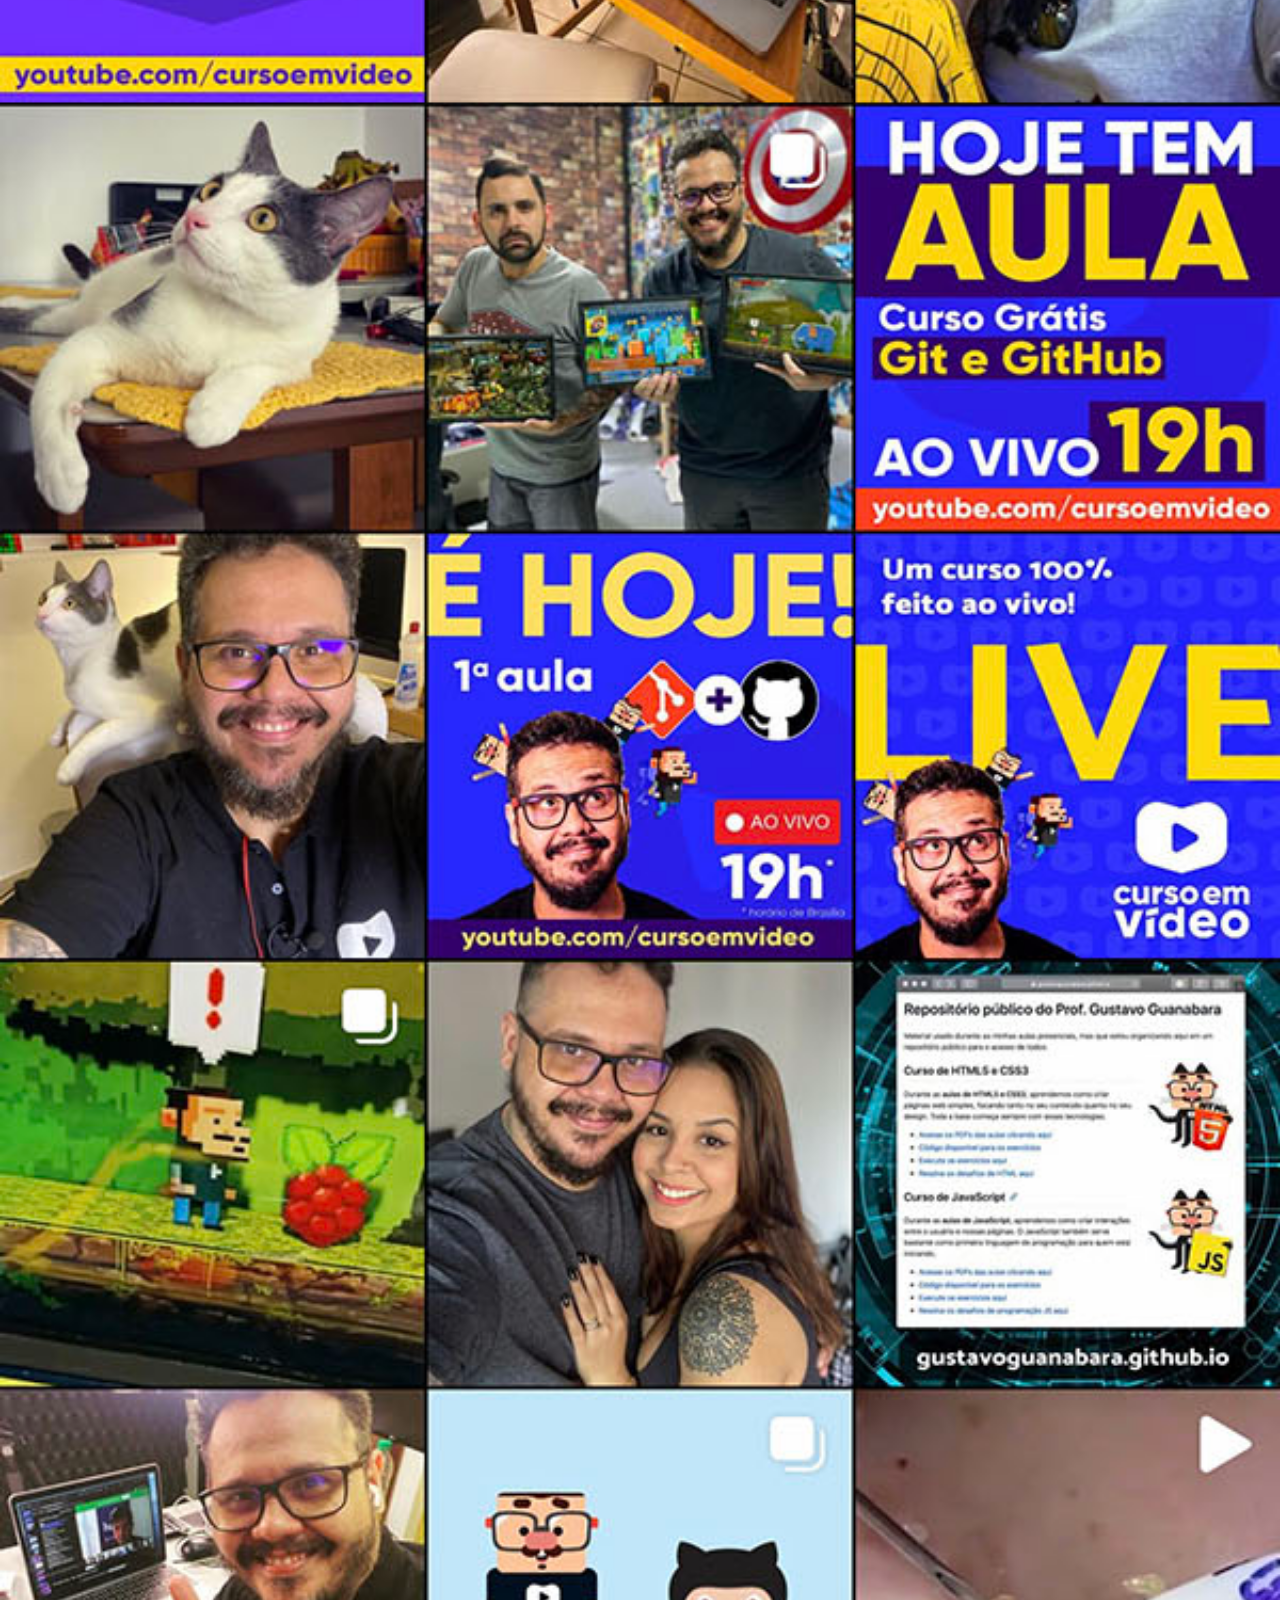
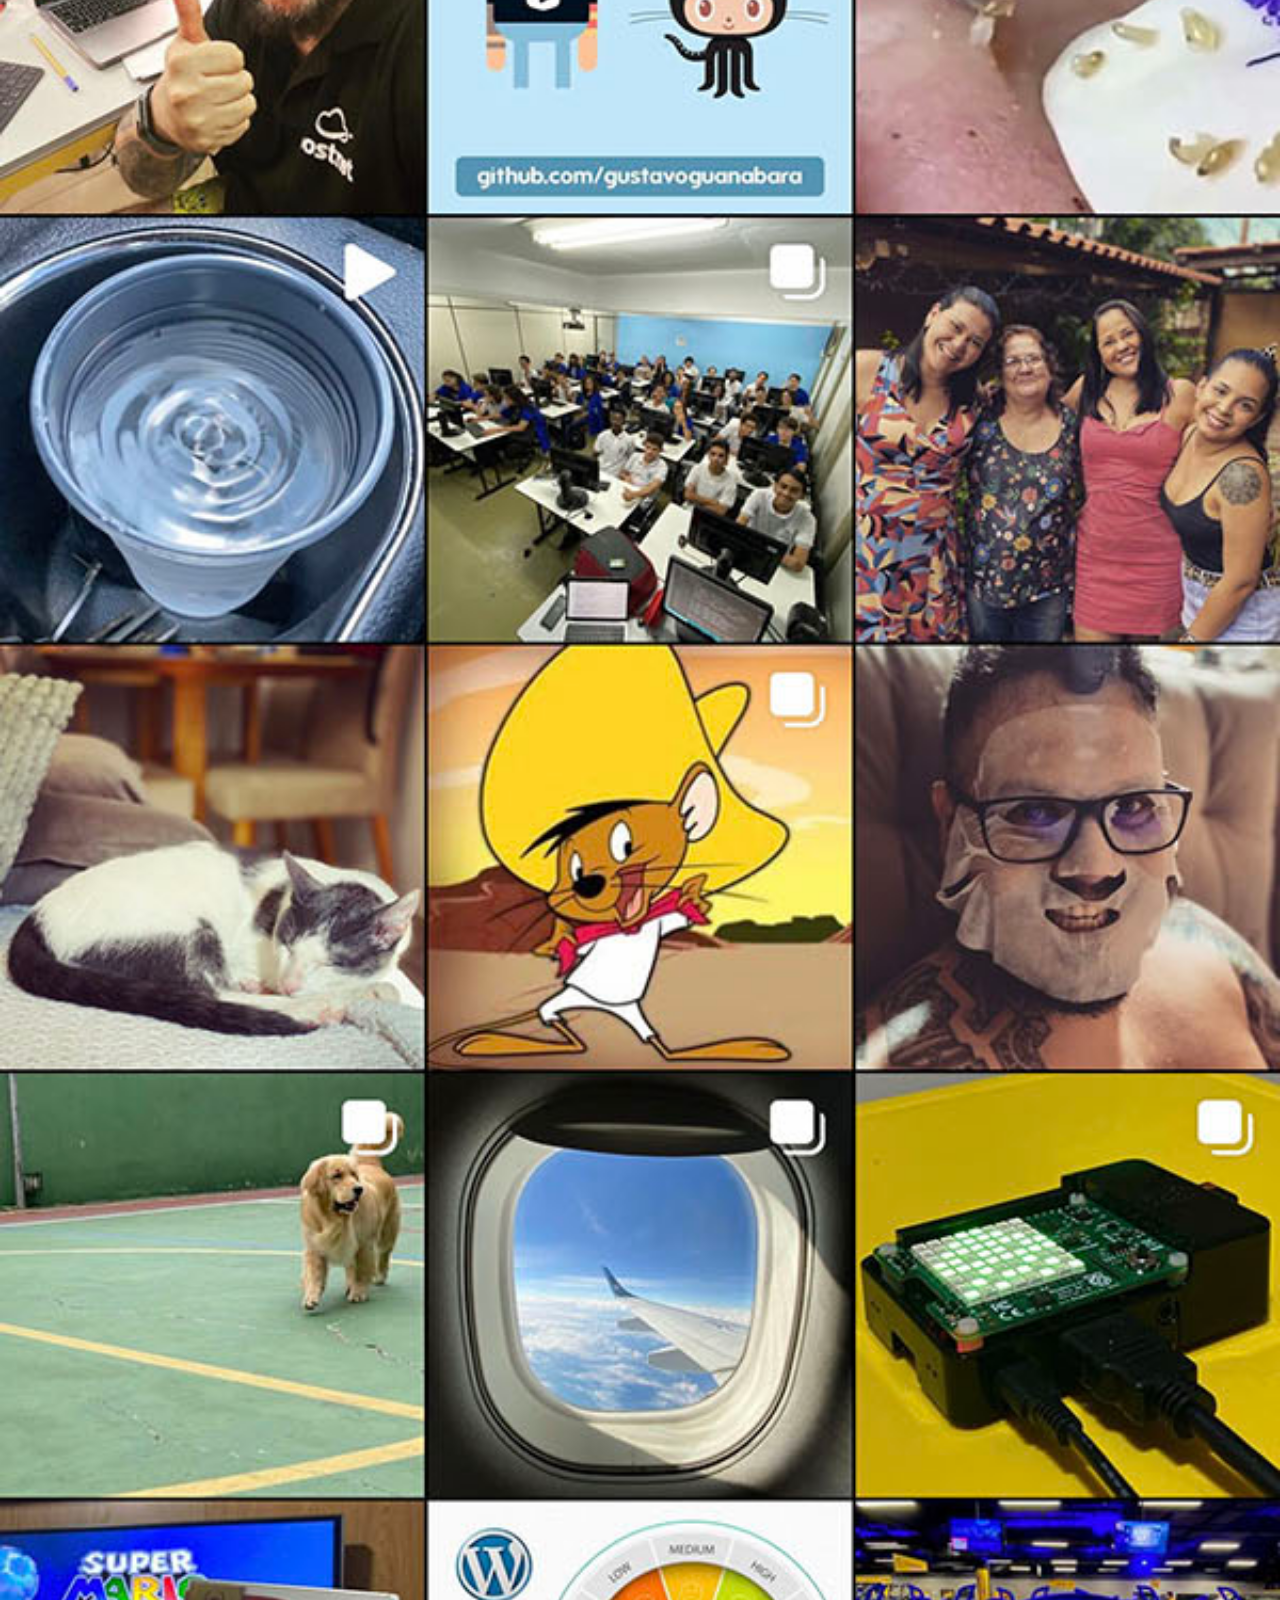
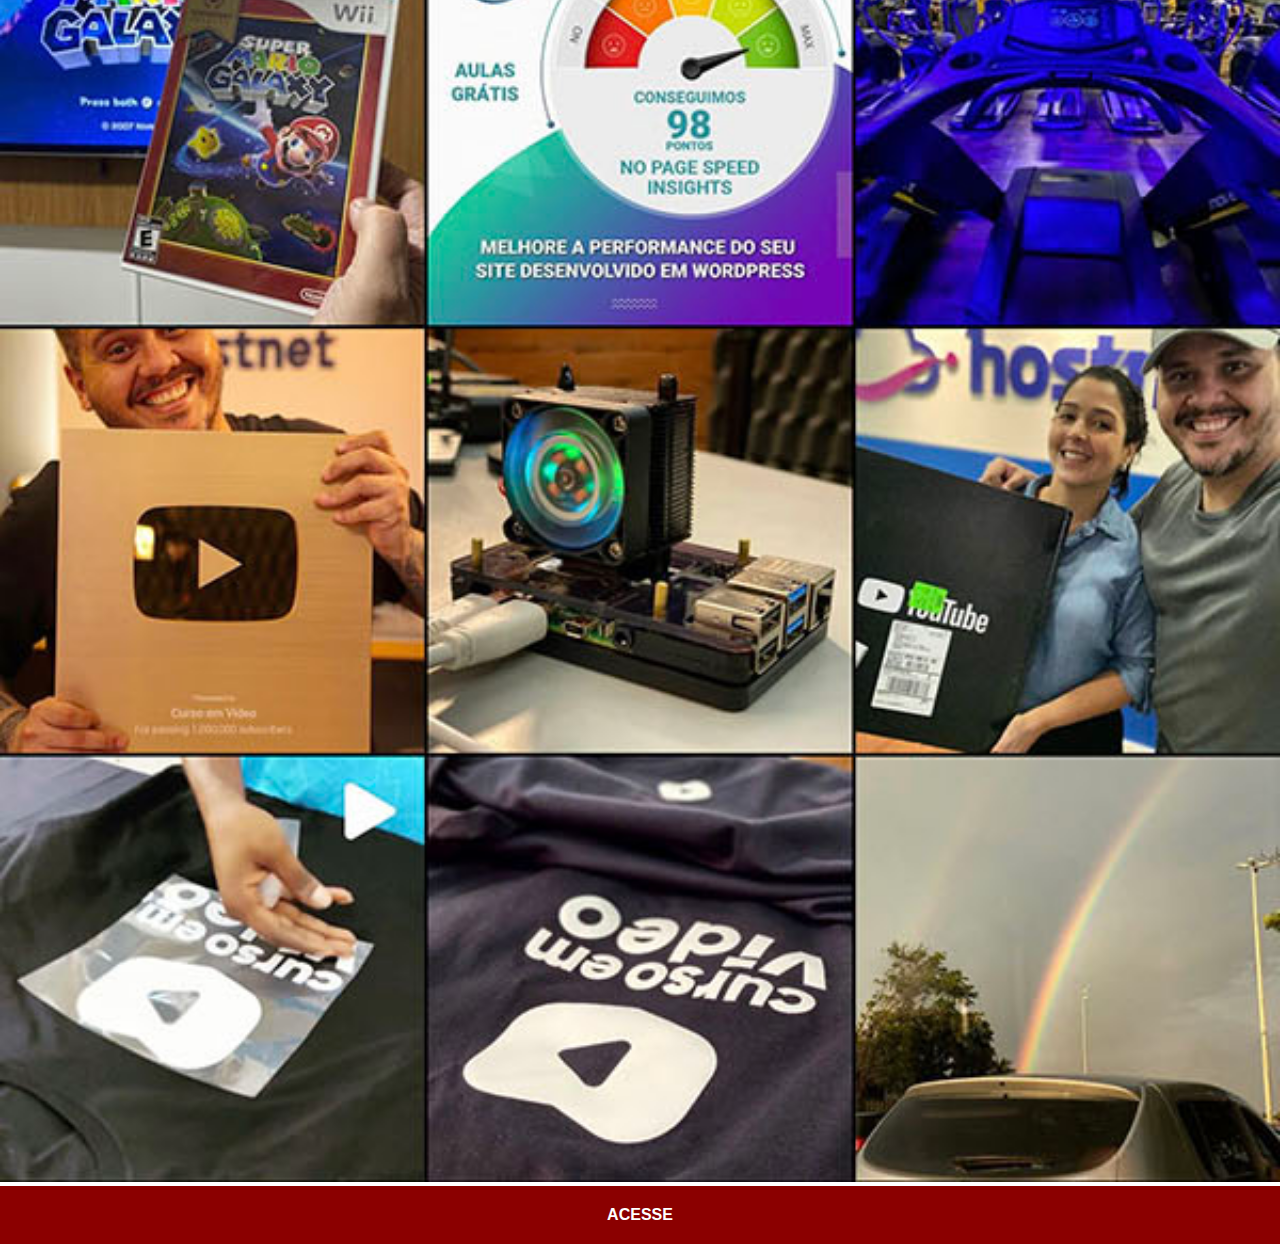
<file: instagram.html>
<!DOCTYPE html>
<html lang="pt-BR">
<head>
    <meta charset="UTF-8">
    <meta name="viewport" content="width=device-width, initial-scale=1.0">
    <title>Instagram</title>
    <link rel="stylesheet" href="estilos/social.css">
</head>
<body>
    <img src="imagens/tela-instagram.jpg" alt="Instagram">
    <a href="https://instagram.com.br" target="_blank">ACESSE</a>
</body>
</html>
</file>
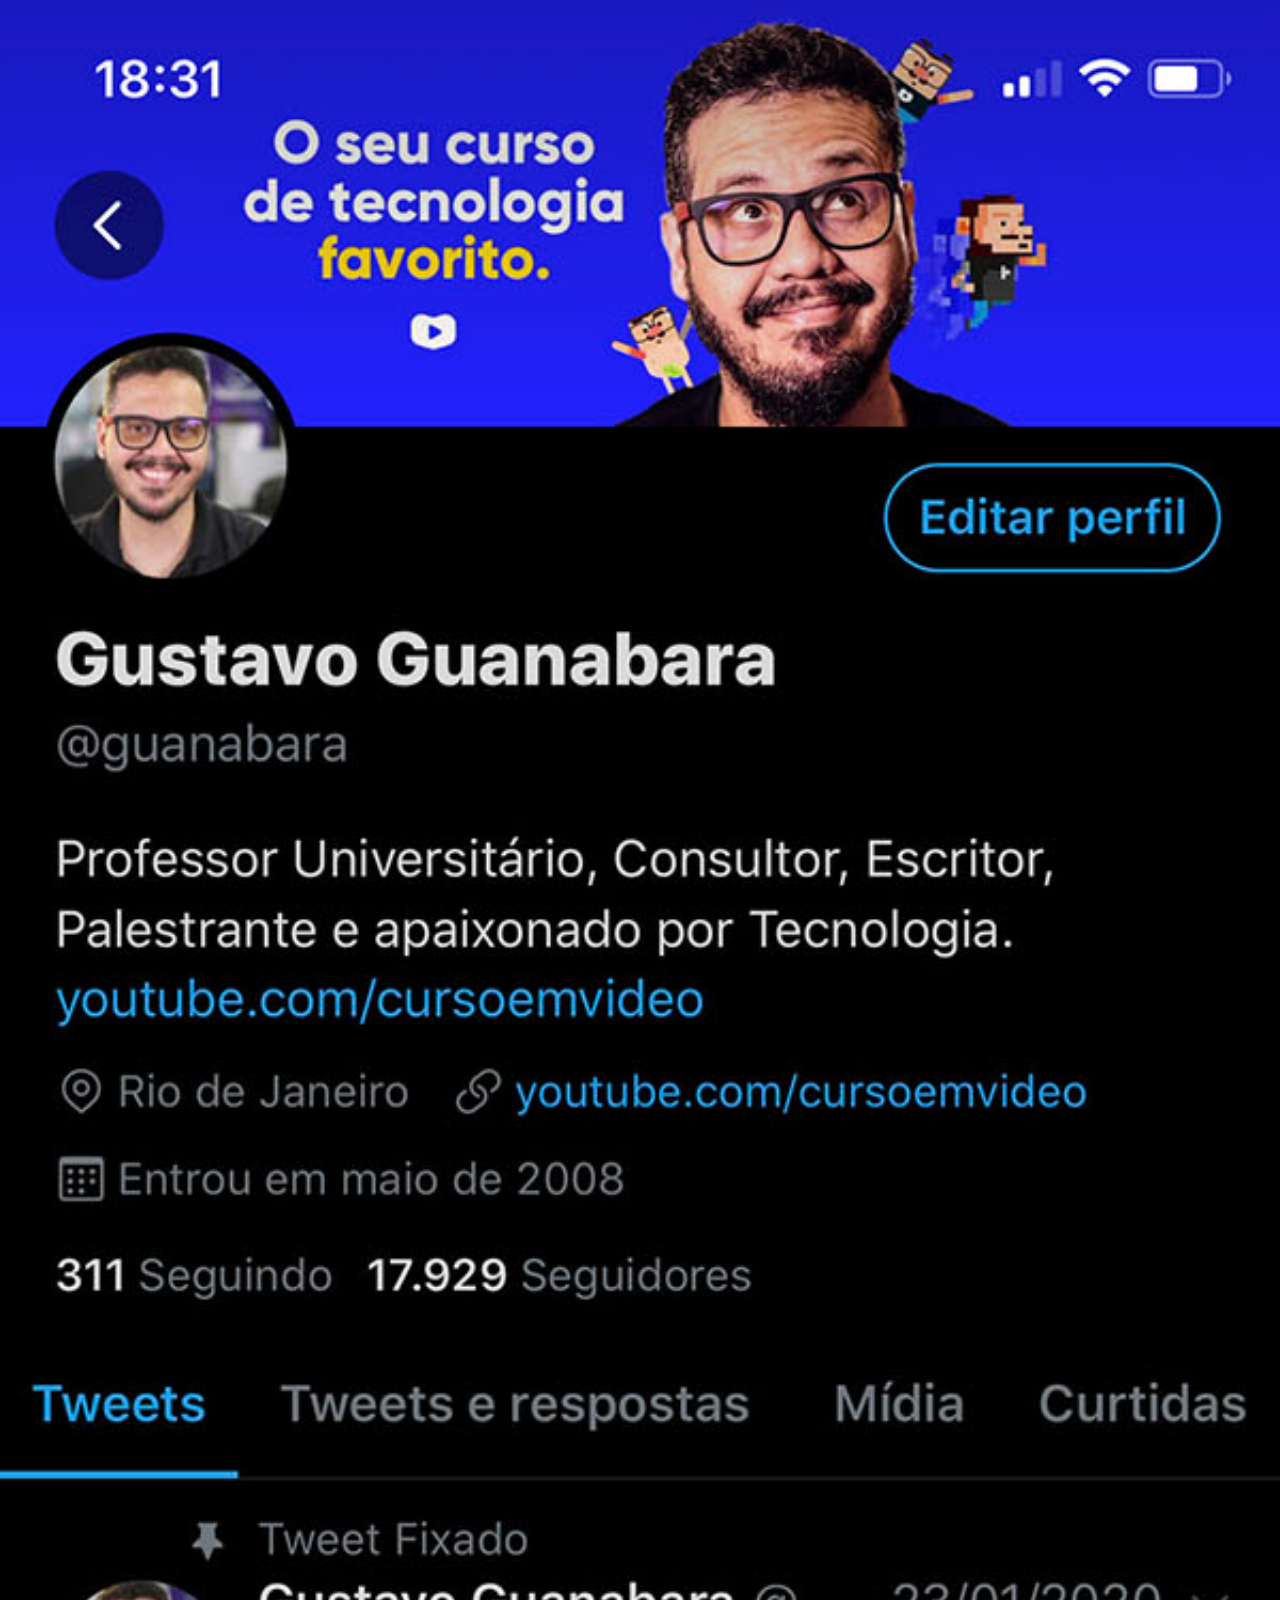
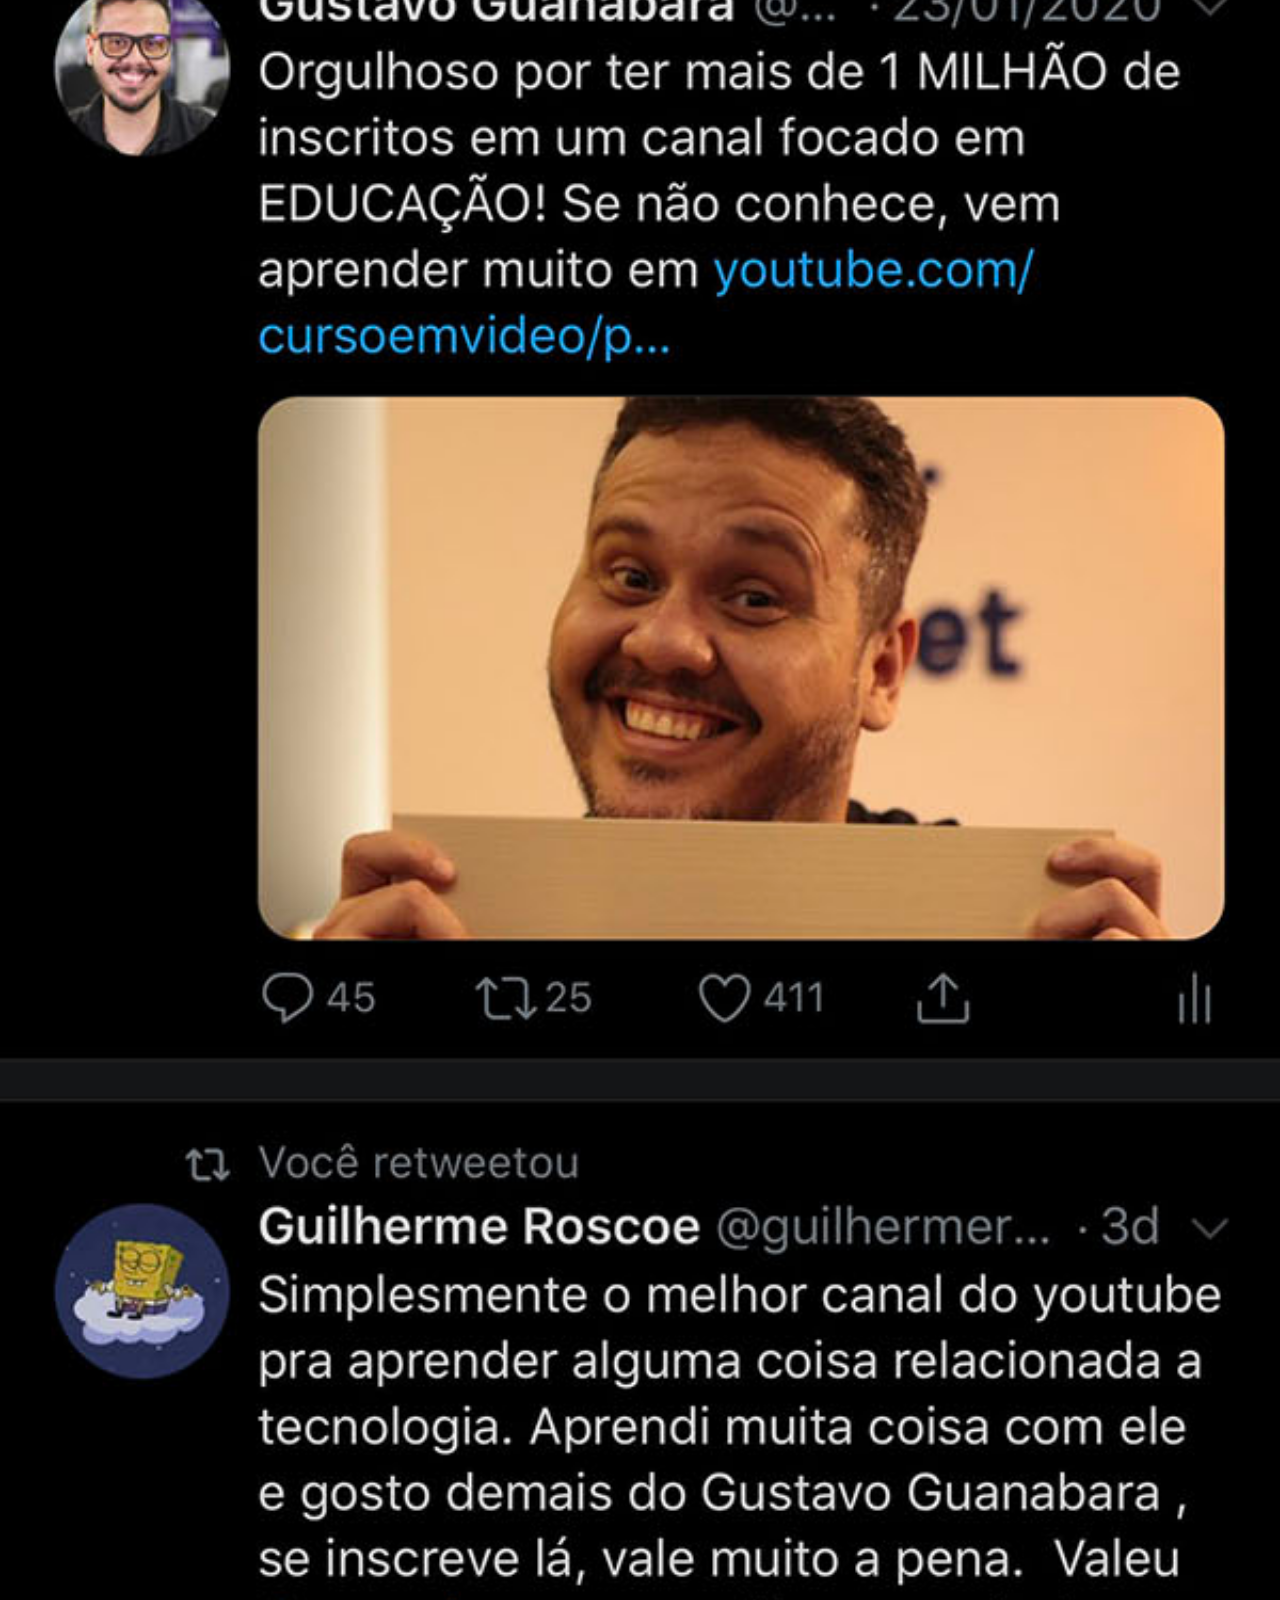
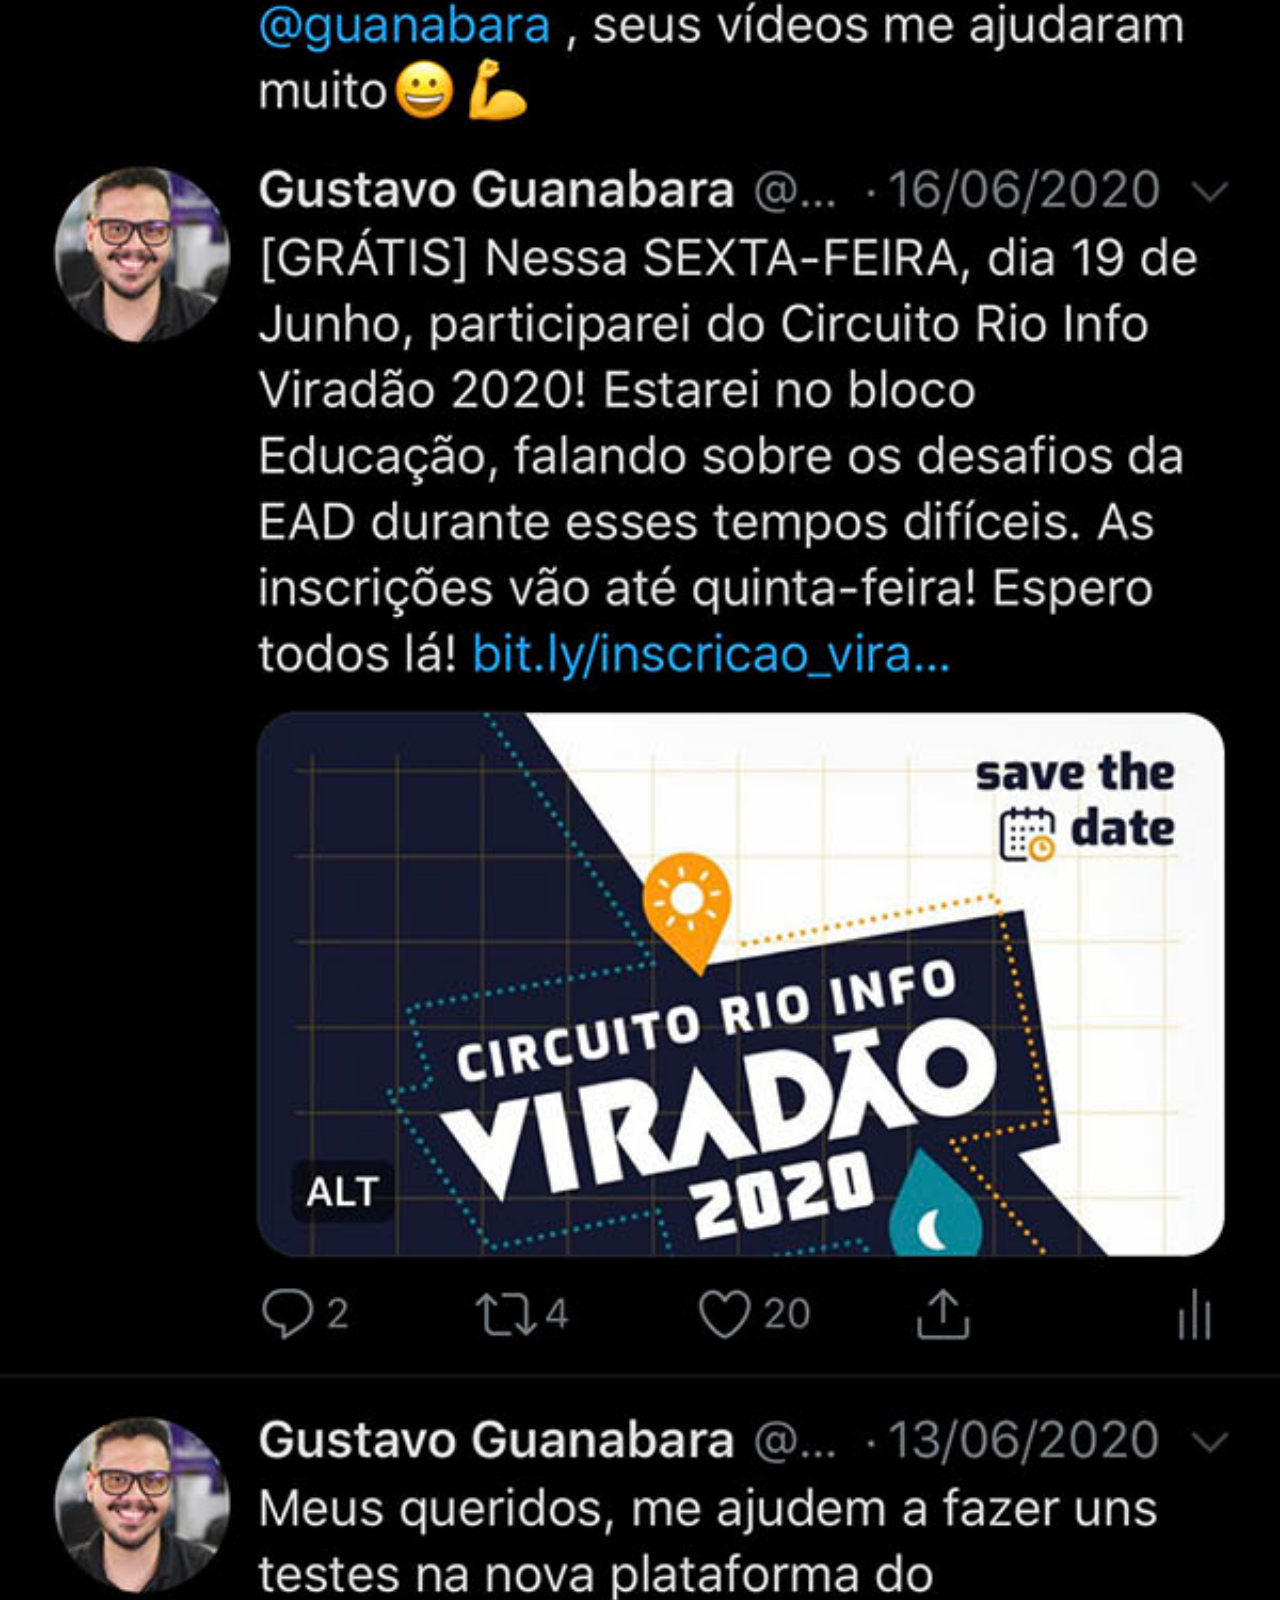
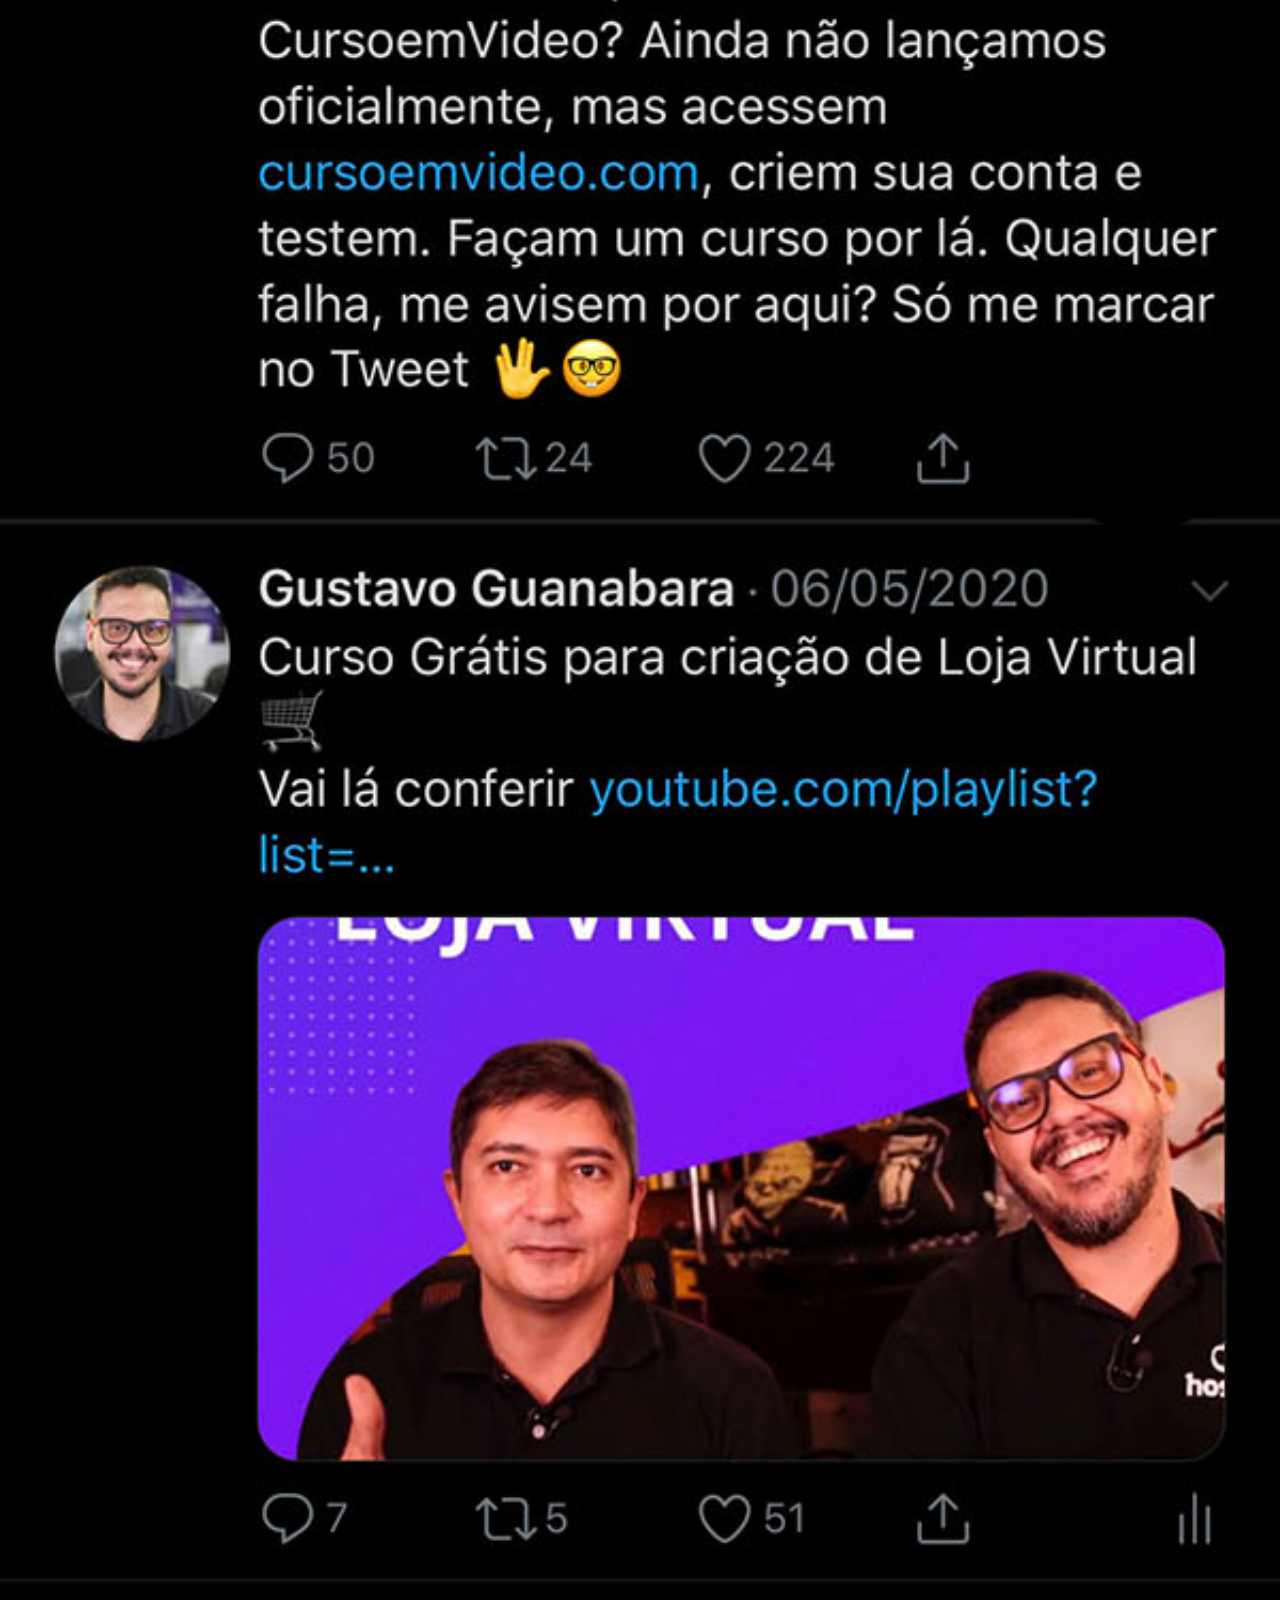
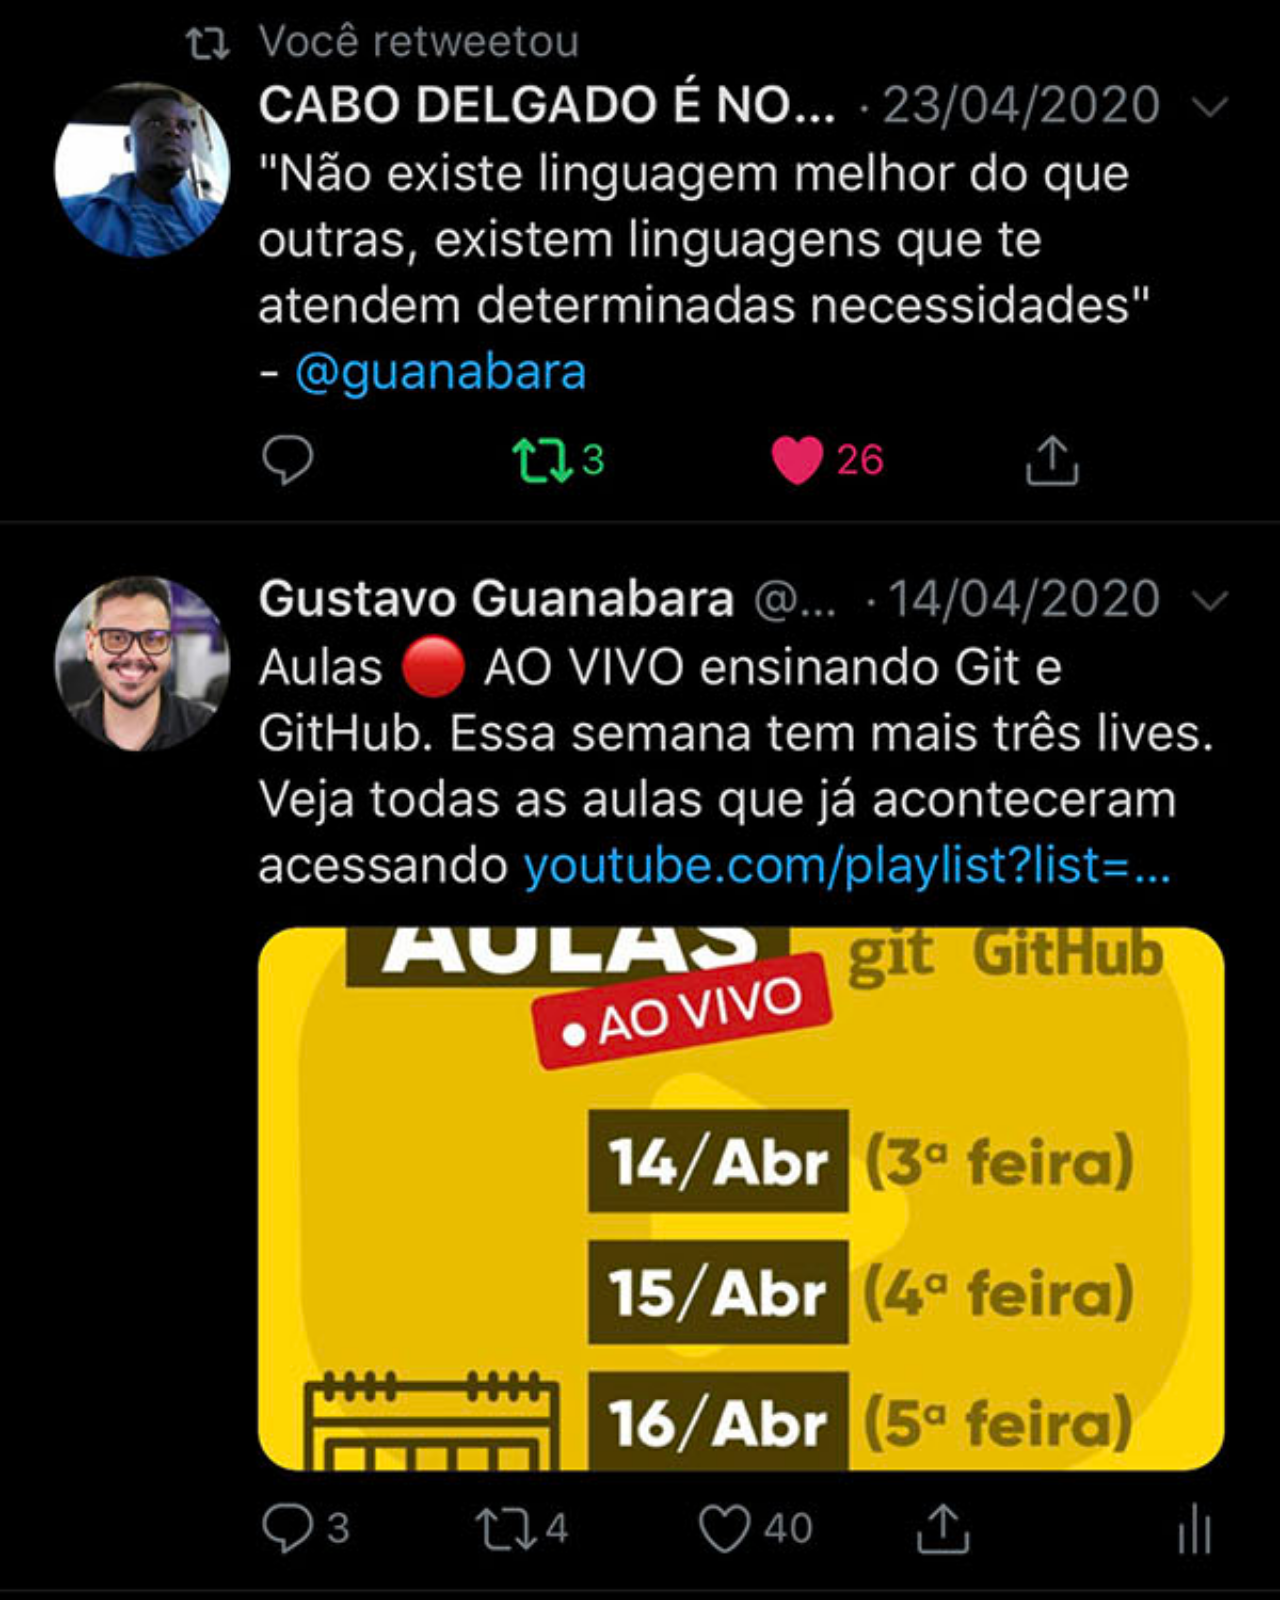
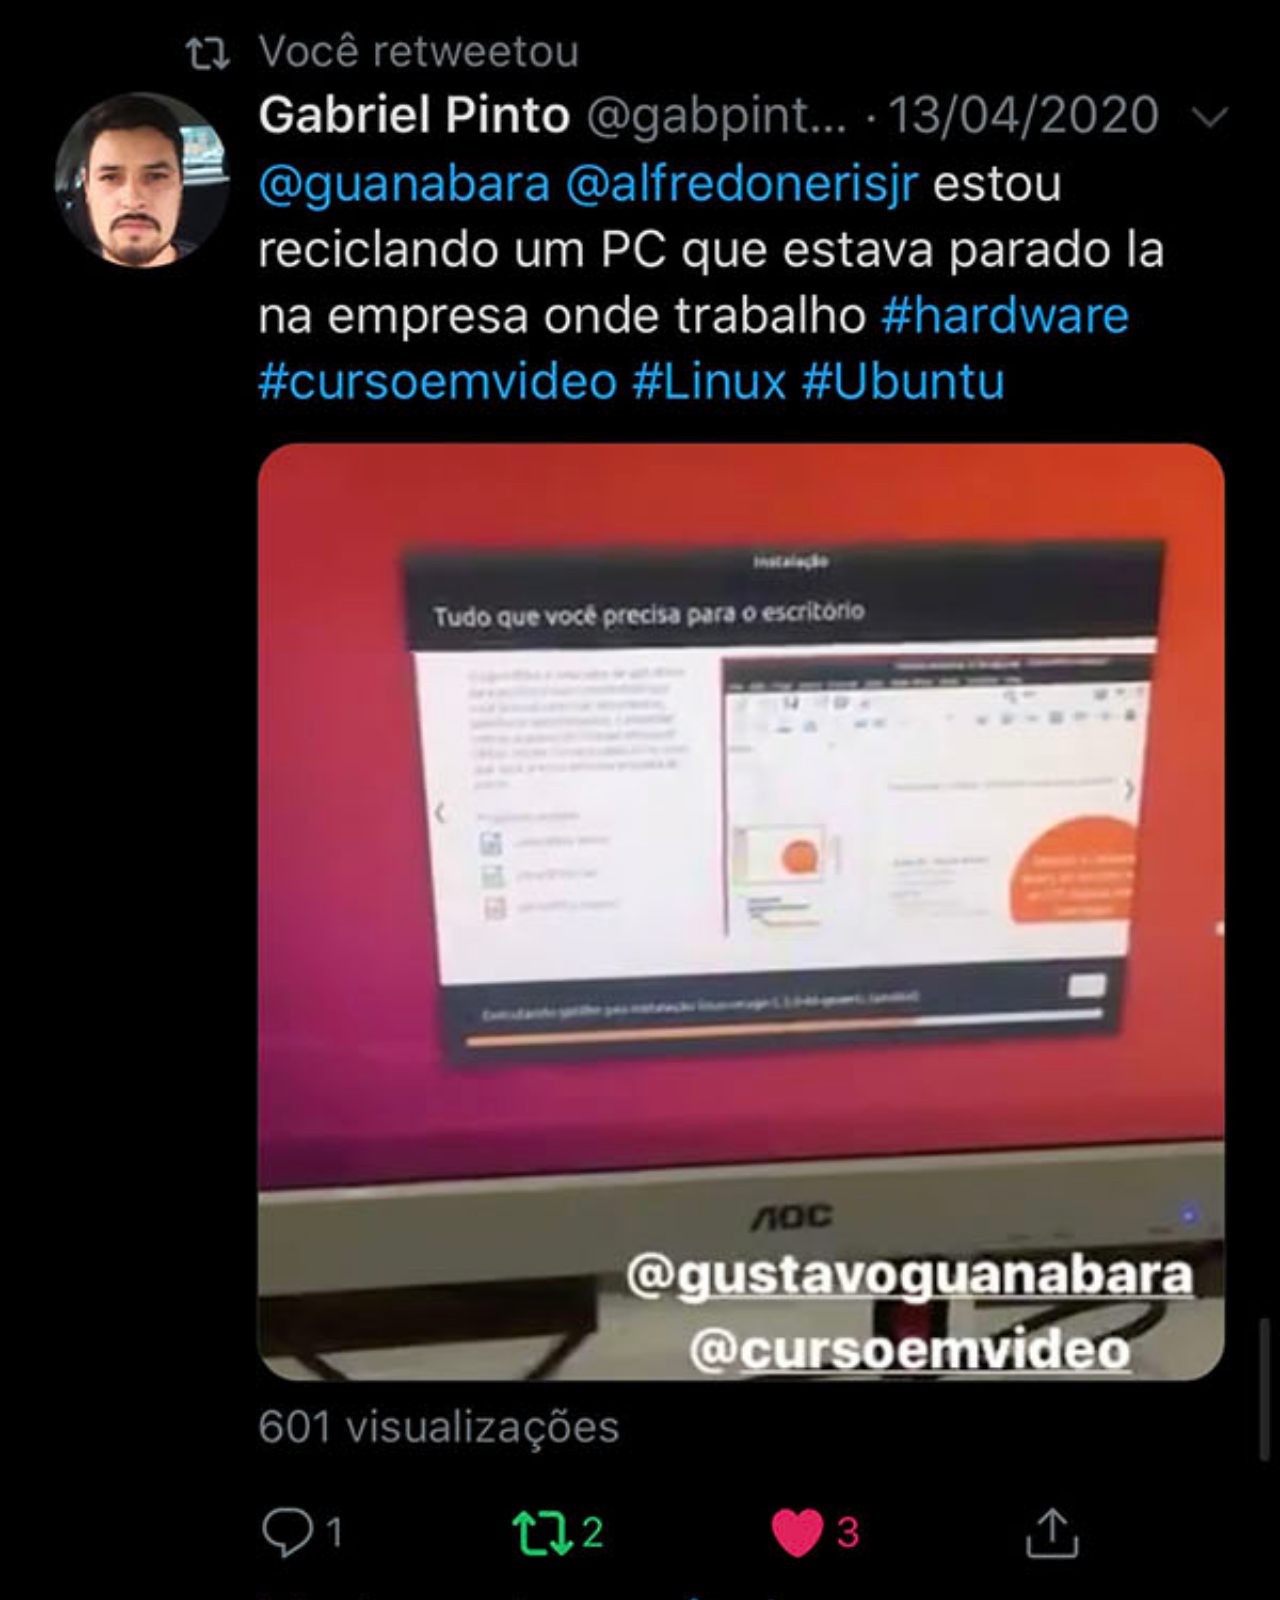
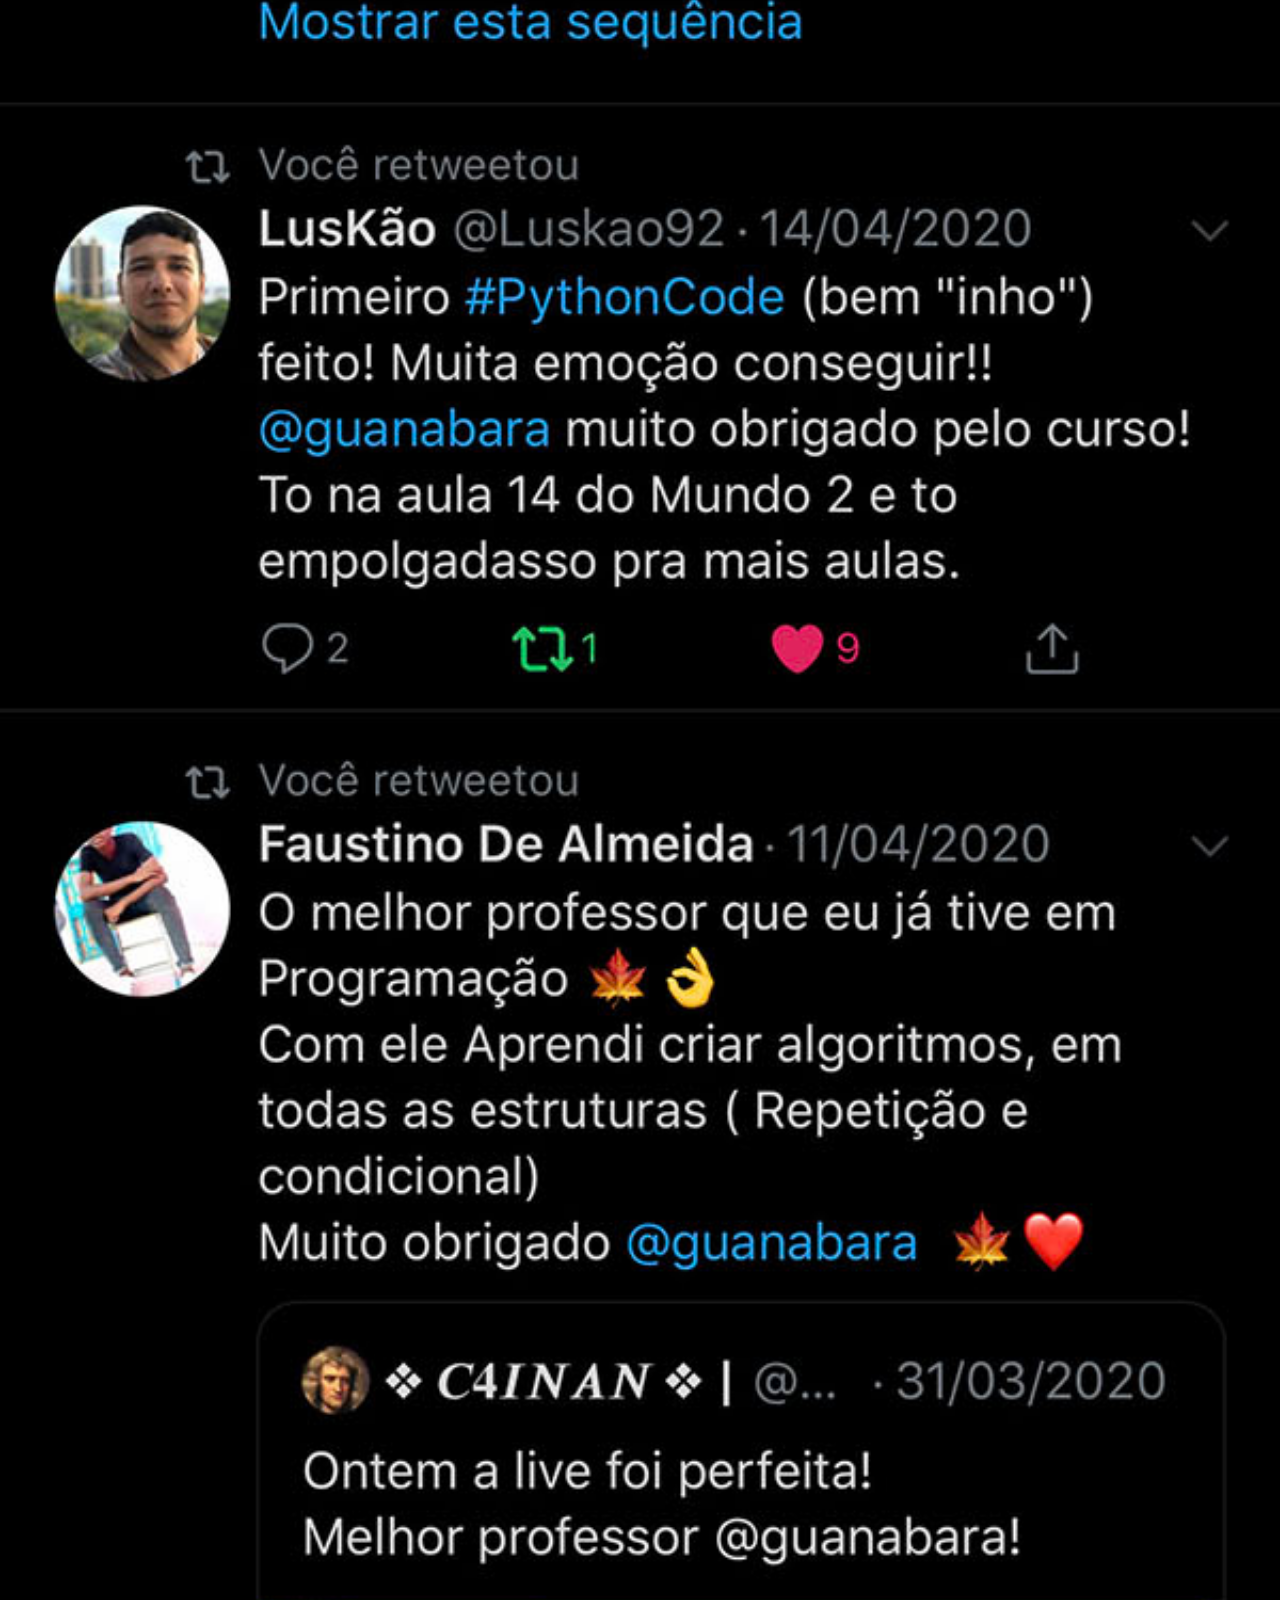
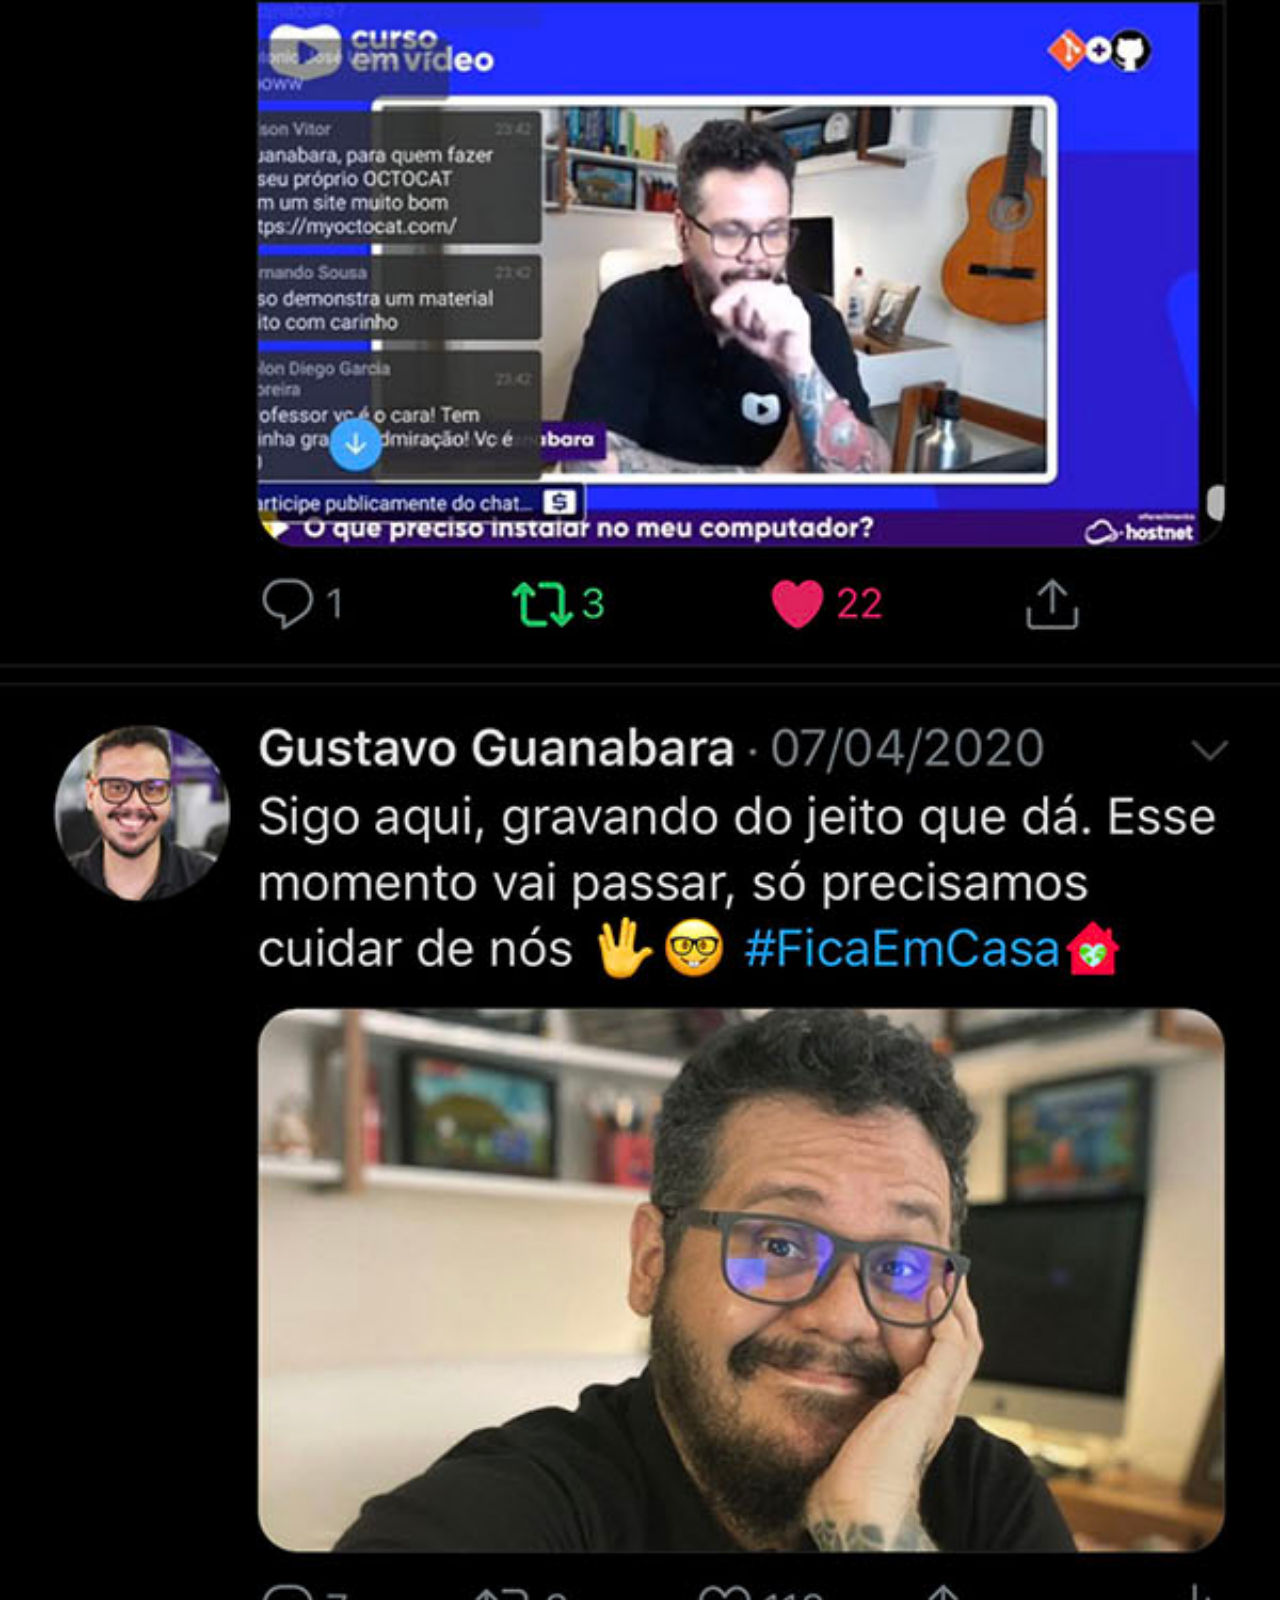
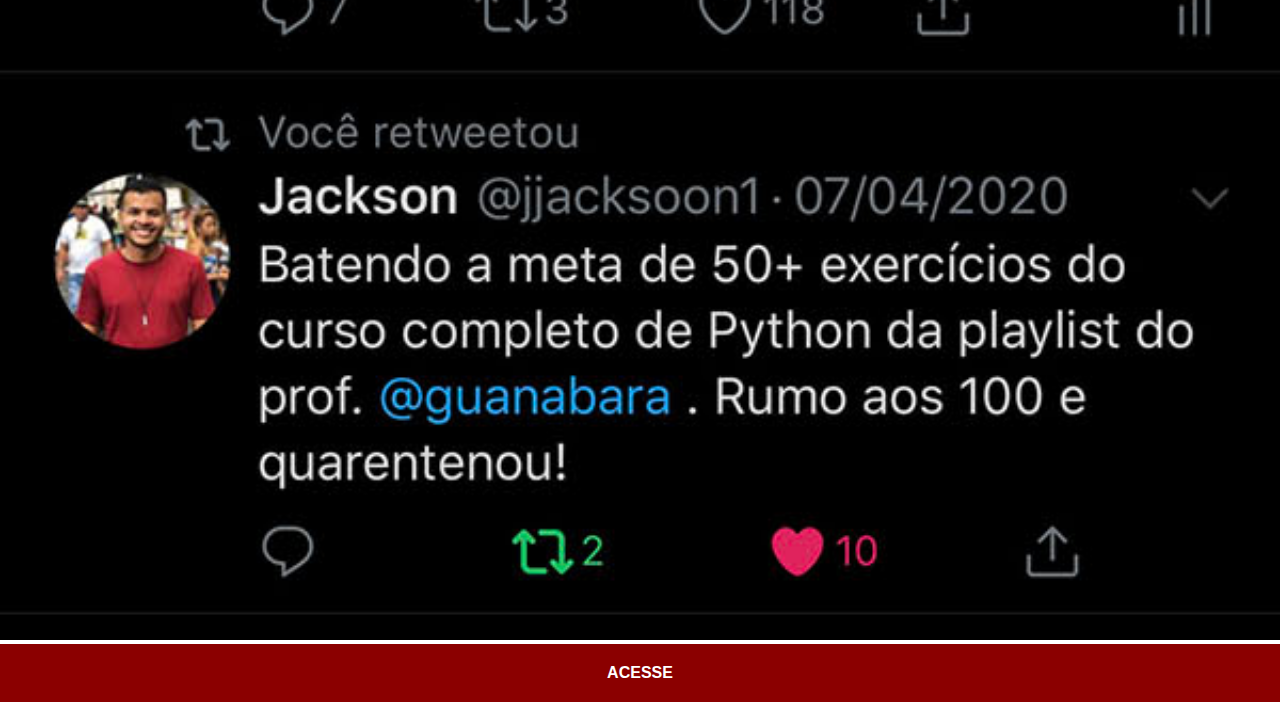
<file: twitter.html>
<!DOCTYPE html>
<html lang="pt-BR">
<head>
    <meta charset="UTF-8">
    <meta name="viewport" content="width=device-width, initial-scale=1.0">
    <title>Twitter</title>
    <link rel="stylesheet" href="estilos/social.css">
</head>
<body>
    <img src="imagens/tela-twitter.jpg" alt="Twitter">
    <a href="https://twitter.com" target="_blank">ACESSE</a>
</body>
</html>
</file>
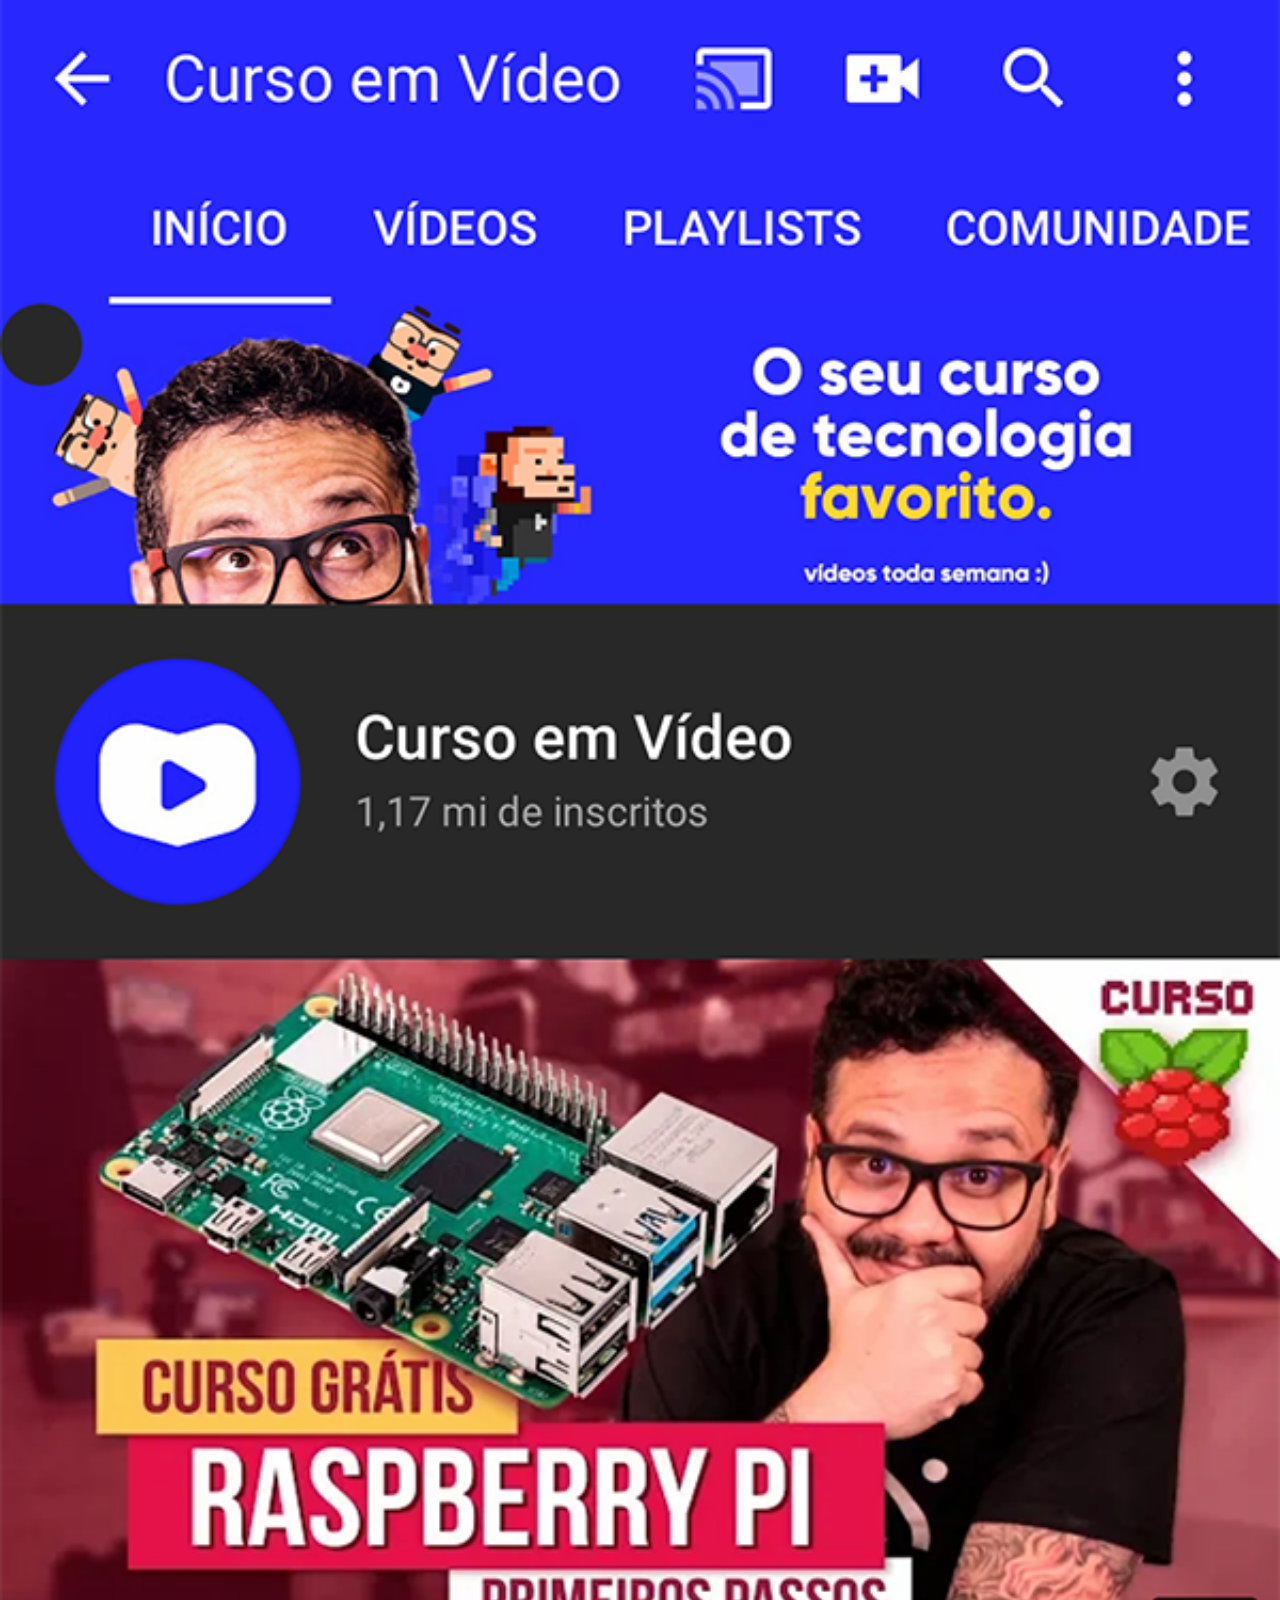
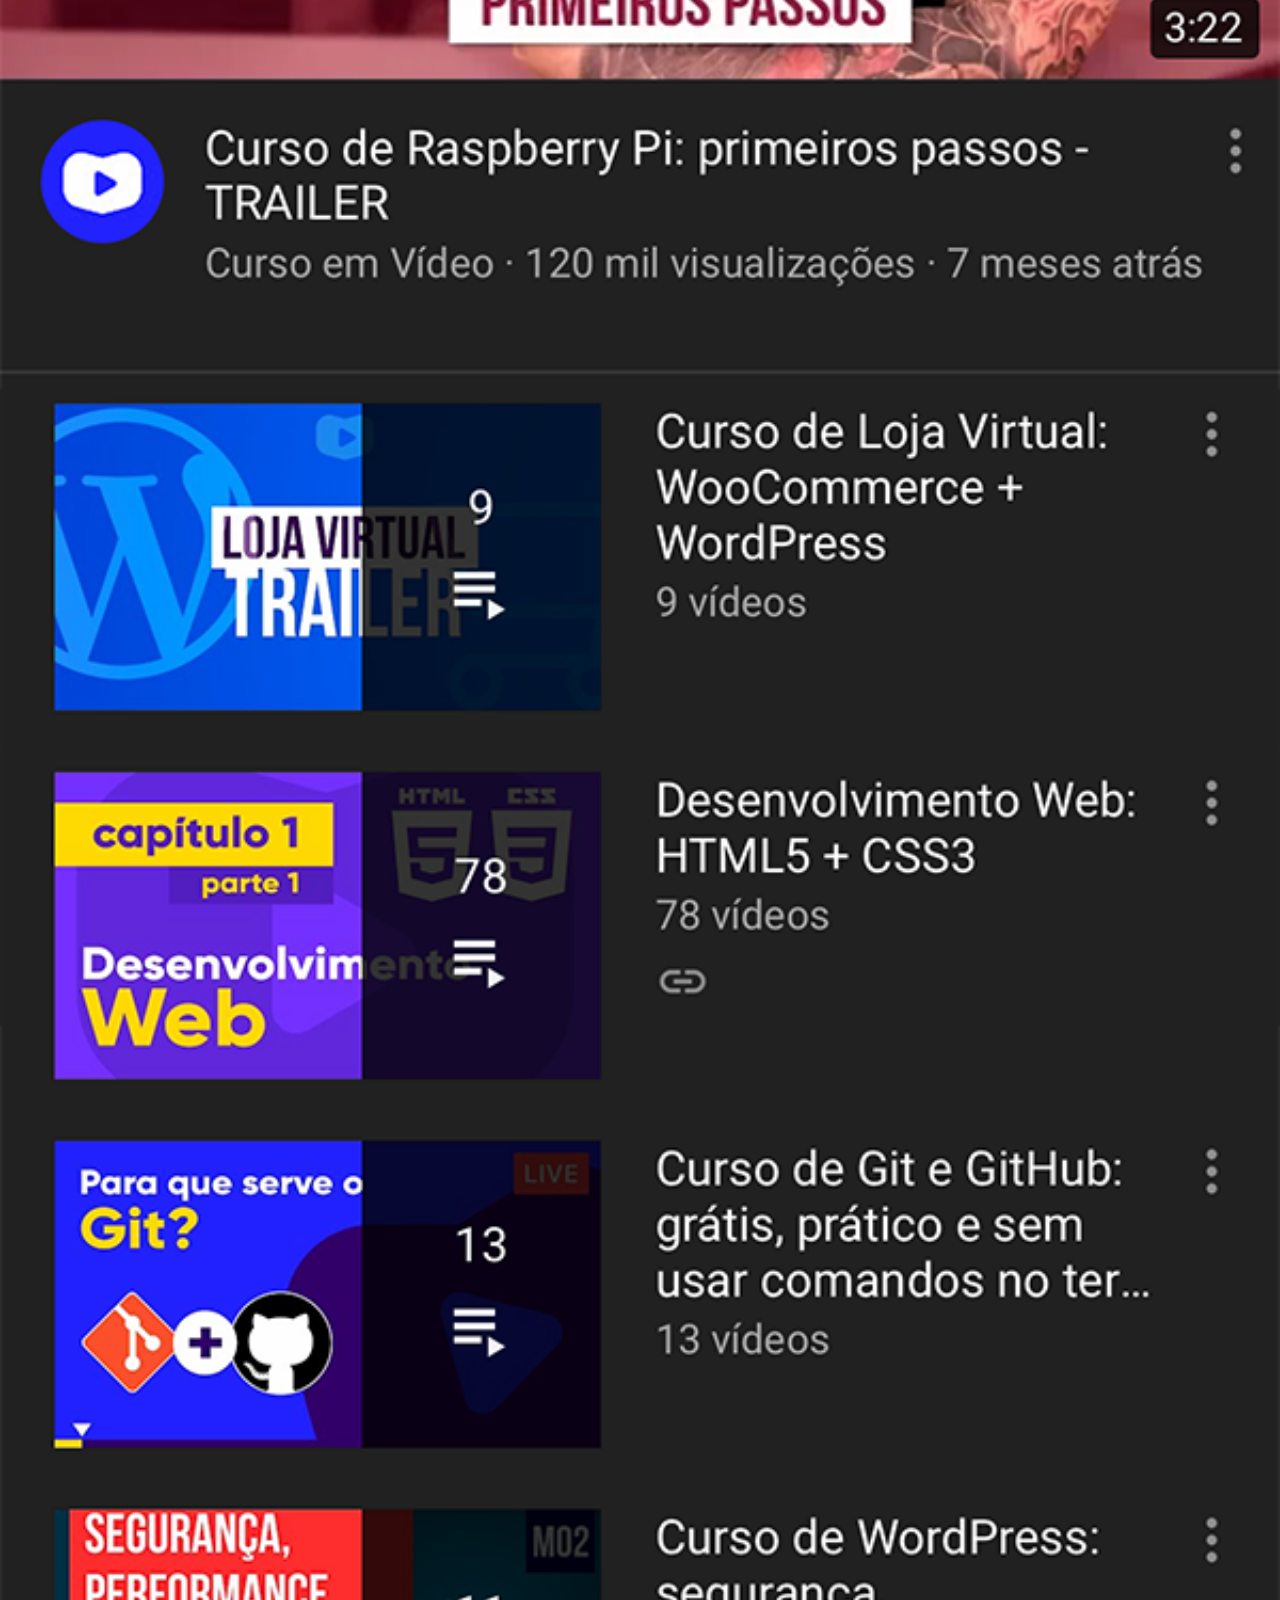
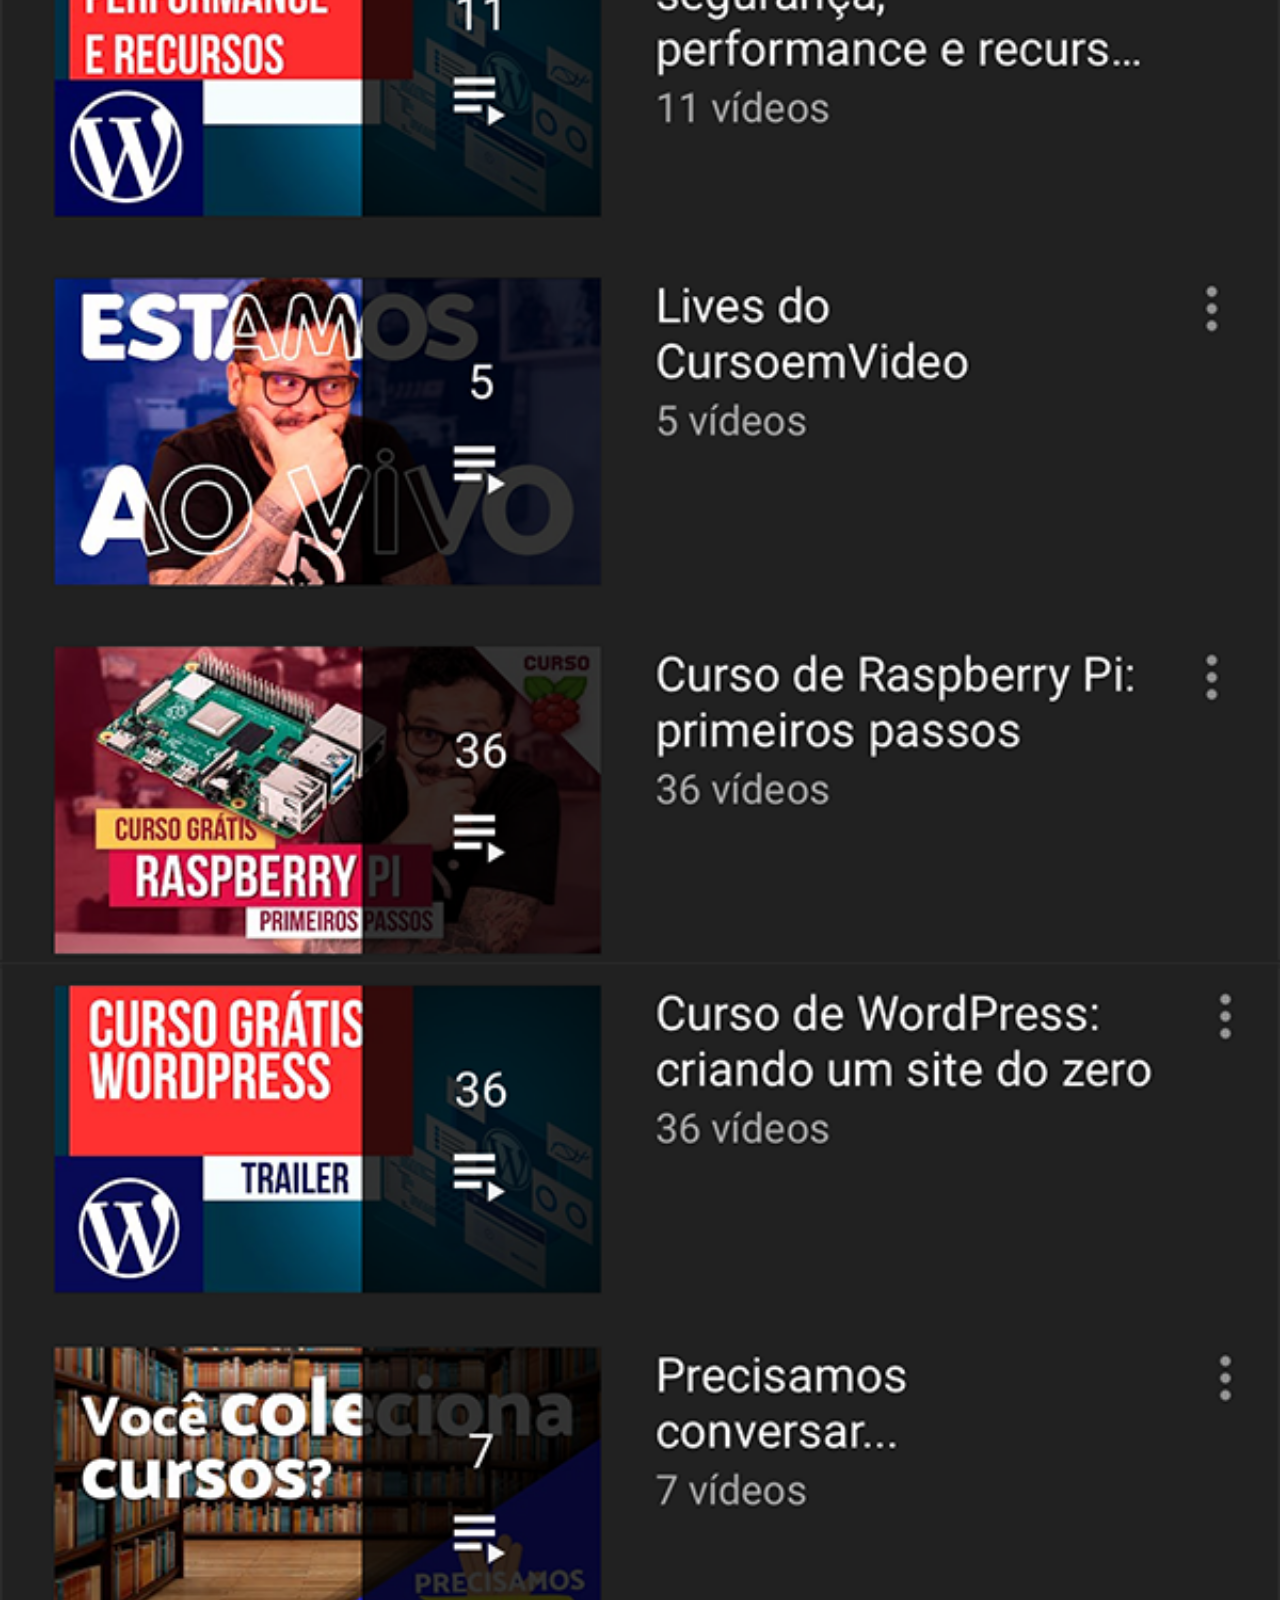
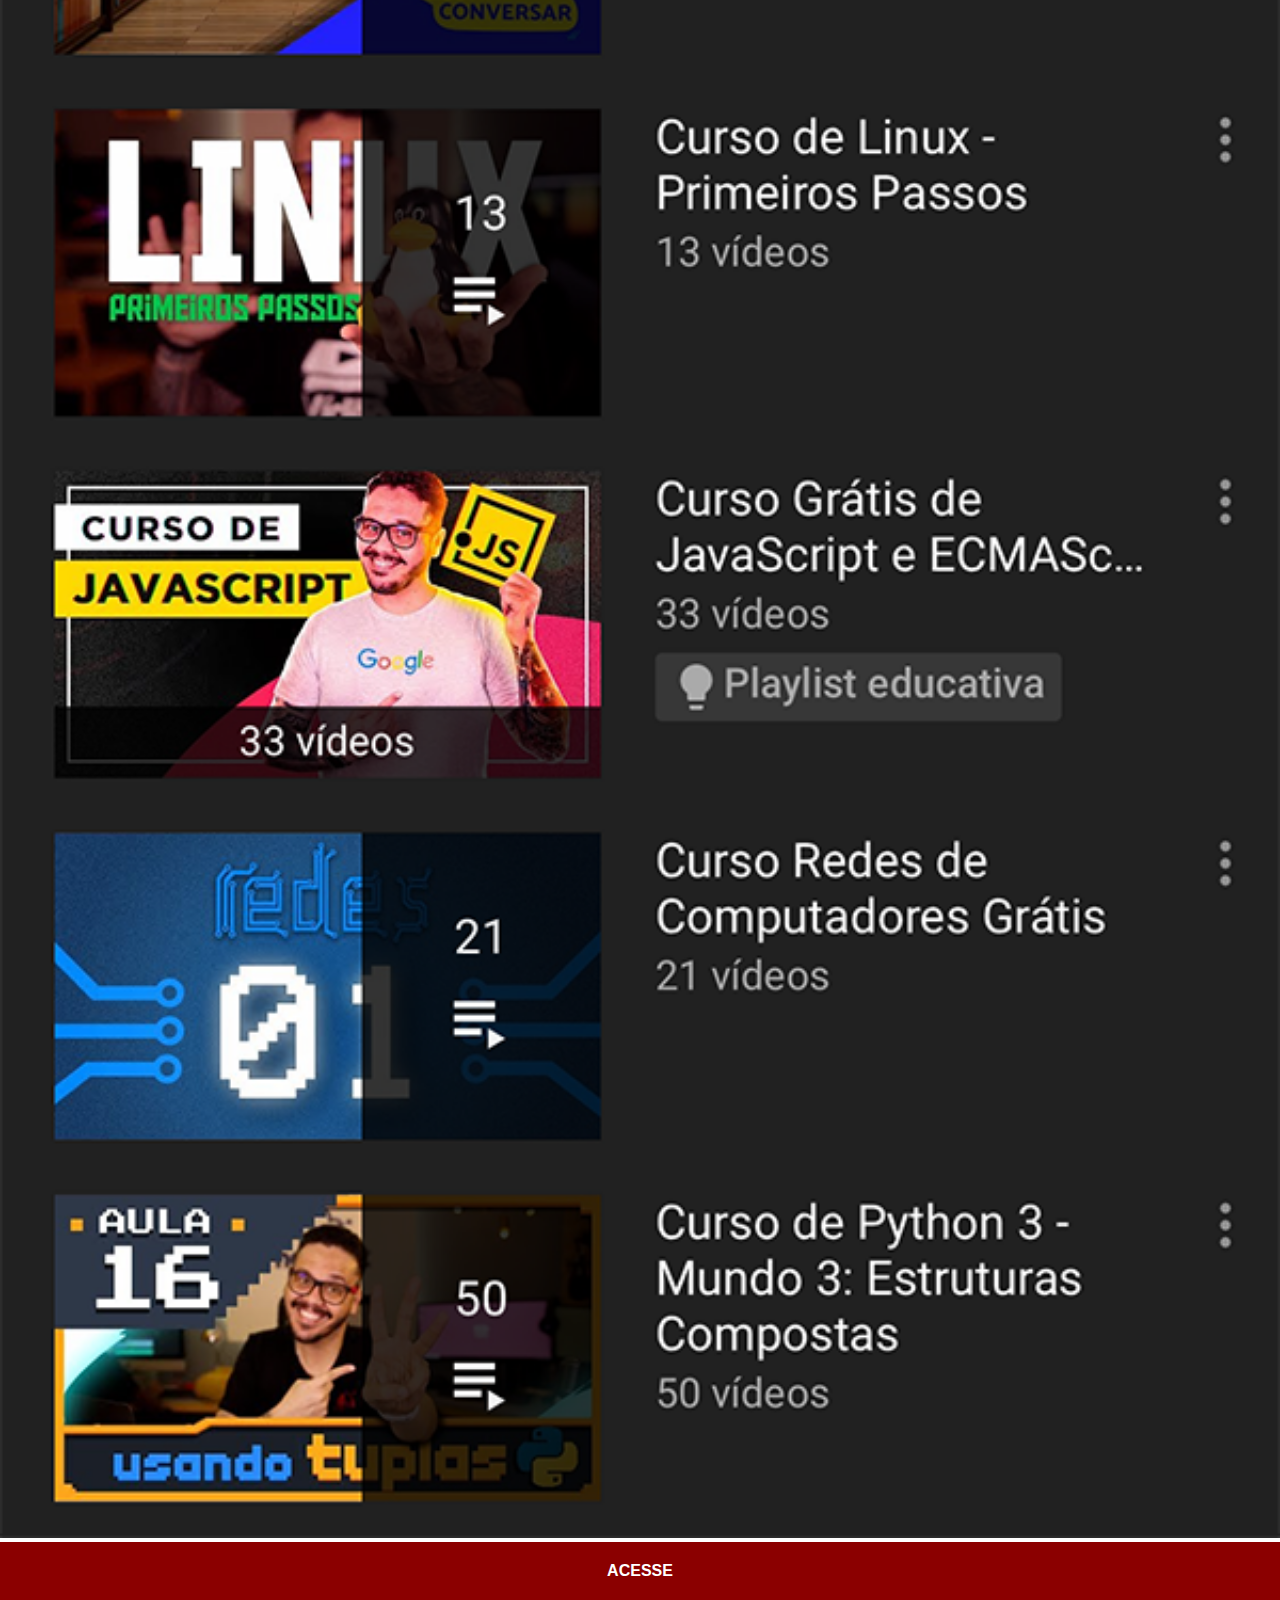
<file: youtube.html>
<!DOCTYPE html>
<html lang="pt-BR">
<head>
    <meta charset="UTF-8">
    <meta name="viewport" content="width=device-width, initial-scale=1.0">
    <title>YouTube</title>
    <link rel="stylesheet" href="estilos/social.css">
</head>
<body>
    <img src="imagens/tela-youtube.png" alt="Youtube">
    <a href="https://www.youtube.com/" target="_blank">ACESSE</a>
</body>
</html>
</file>
<file: estilos/style.css>
@charset "UTF-8";

* {
    margin: 0px;
    padding: 0px;
    font-family: Arial, Helvetica, sans-serif;
}

html, body {
    height: 100vh;
    width: 100vw;
    background-color: black;
}

body {
    background: url('../imagens/fundo-madeira.jpg') no-repeat top center;
    background-size: cover;
    background-attachment: fixed;
}

main {
    position: relative; /* Para poder centralizar depois */
    height: 100vh;
}

section#telefone {
    /* INICIO - configurações para centralização */
    position: absolute; 
    top: 50%;
    left: 50%;
    transform: translate(-50%, -50%);
    /* FIM - configurações para centralização */
    height: 627px;
    width: 311px;
    background: url('../imagens/frame-iphone.png') no-repeat;
}

iframe#tela {
    position: relative;
    top: 80px;
    left: 22px;
    width: 267px;
    height: 471px;
}

section#redes-sociais {
    text-align: right;
}

section#redes-sociais img {
    width: 50px;
    margin: 10px 10px 20px 10px;
    border-radius: 50%;
    box-shadow: 2px 2px 5px rgba(0, 0, 0, 0.711);
    box-sizing: border-box; /* A borda faz parte da caixa, sem essa configuração os outros elementos vão se movimentar */
    transition-duration: .3s;
}

section#redes-sociais img:hover {
    border: 2px solid rgba(255, 255, 255, 0.425);
    transform: translate(-0px, -3px);
    box-shadow: 5px 5px 10px rgba(0, 0, 0, 0.711);
    /* transition: transform .3s; */
}
</file>
<file: estilos/social.css>
@charset "UTF-8";

* {
    margin: 0px;
    padding: 0px;
    font-family: Arial, Helvetica, sans-serif;
}

::-webkit-scrollbar {
    width: 0px;
    height: 0px;
}

img {
    width: 100vw;
}

a {
    display: block;
    background-color: darkred;
    color: white;
    padding: 20px;
    text-align: center;
    text-decoration: none;
    font-weight: bolder;
}

a:hover {
    background-color: red;
}
</file>
